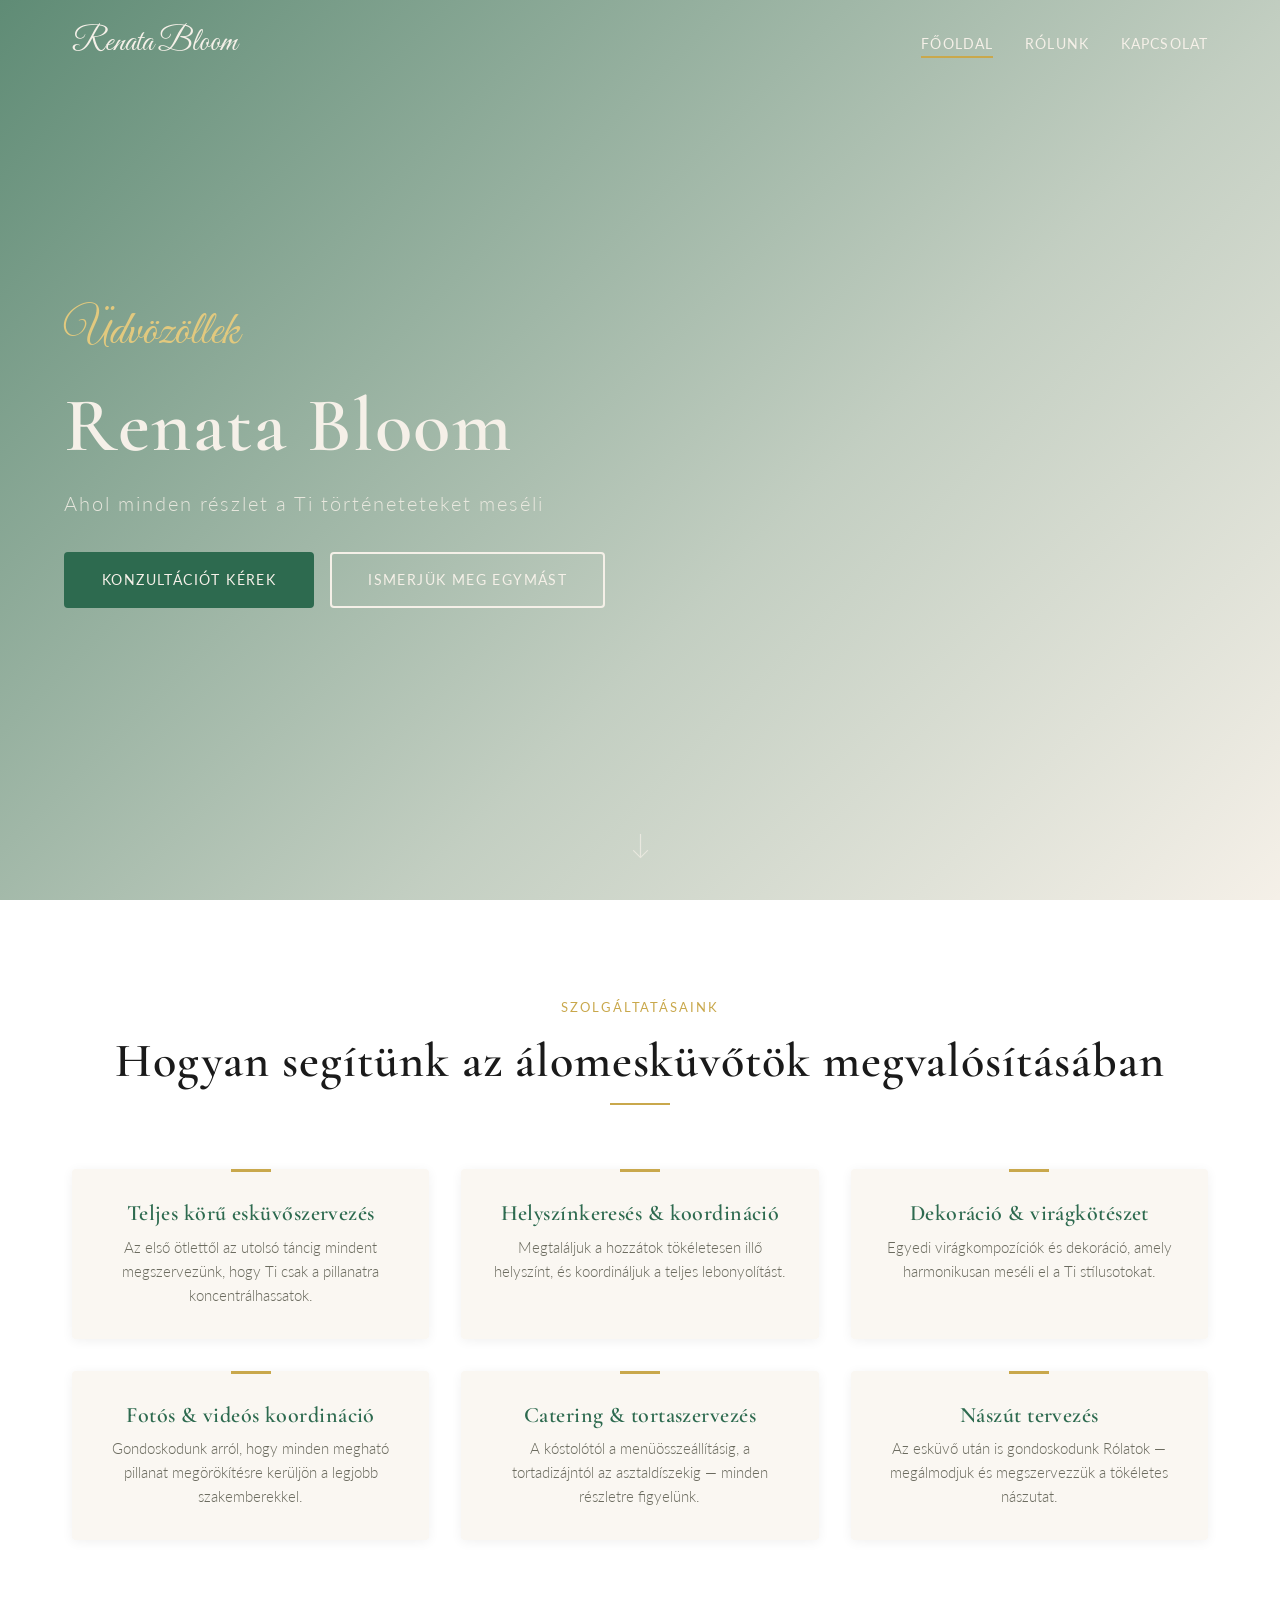
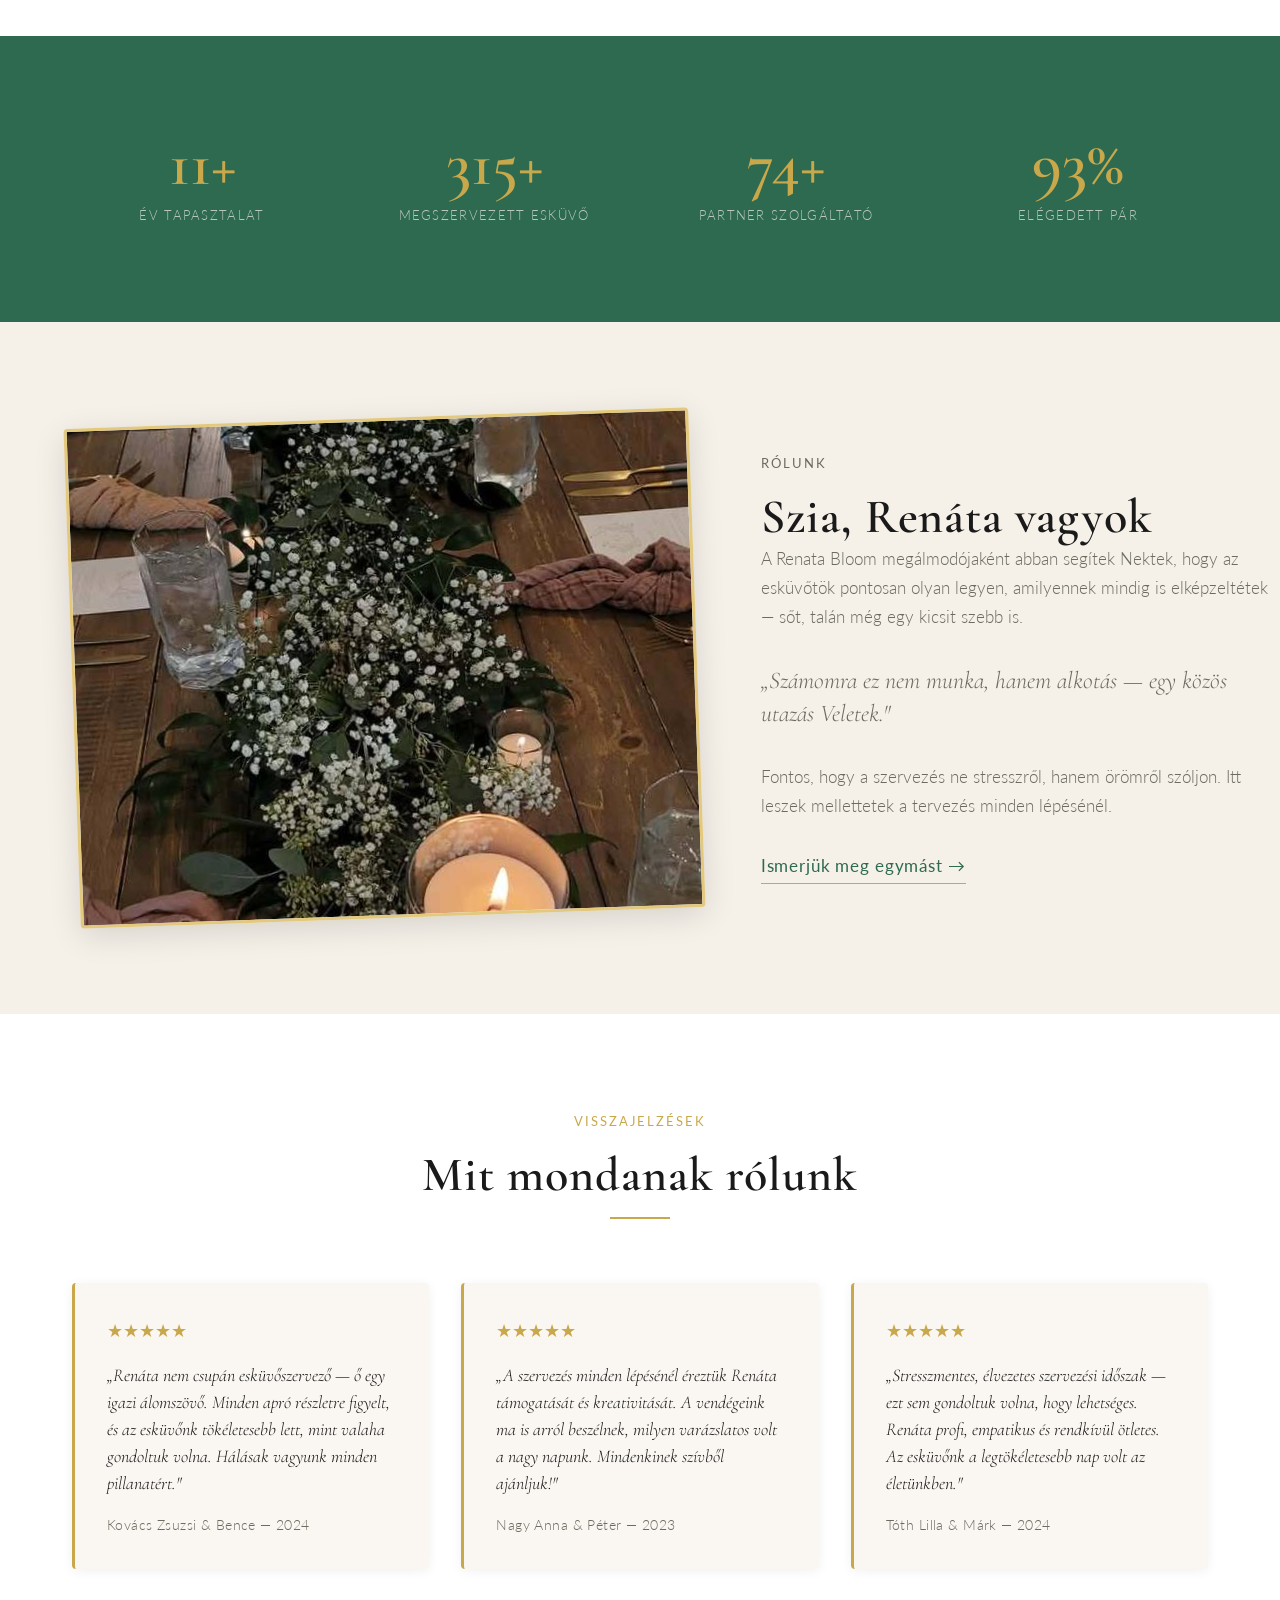
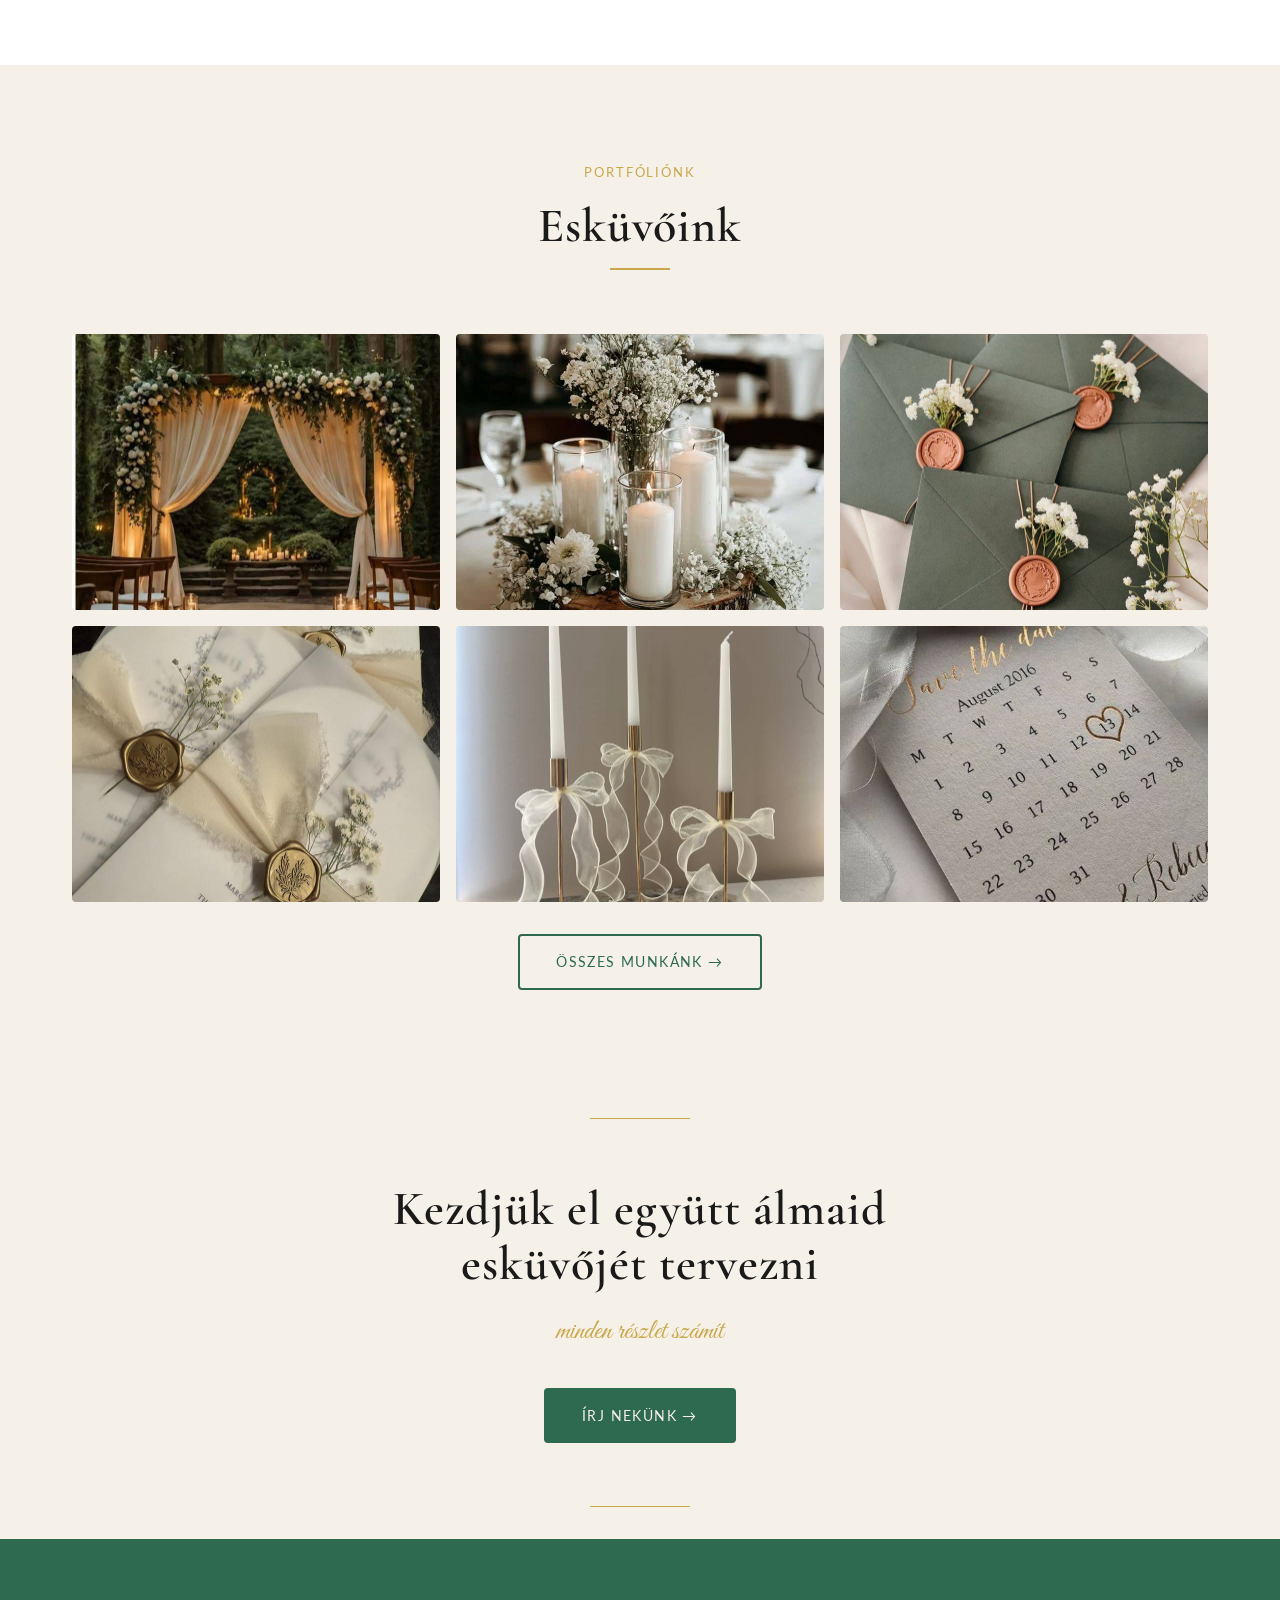
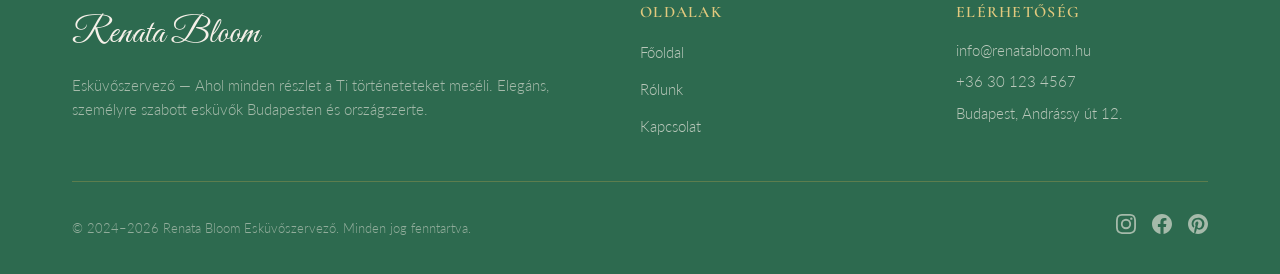
<file: index.html>
<!-- filename: index.html -->
<!DOCTYPE html>
<html lang="hu">
<head>
  <meta charset="UTF-8">
  <meta name="viewport" content="width=device-width, initial-scale=1.0">
  <title>Renata Bloom — Esküvőszervező</title>
  <meta name="description" content="Renata Bloom esküvőszervező — elegáns, személyre szabott esküvők tervezése és szervezése Budapesten. Ahol minden részlet a Ti történeteteket meséli.">
  <meta name="keywords" content="esküvőszervező, Budapest, esküvő tervezés, wedding planner, Renata Bloom, luxus esküvő">
  <meta name="robots" content="index, follow">
  <meta property="og:title" content="Renata Bloom — Esküvőszervező">
  <meta property="og:description" content="Elegáns, személyre szabott esküvők tervezése és szervezése Budapesten.">
  <meta property="og:type" content="website">
  <link rel="canonical" href="">
  <!-- Favicon -->
  <link rel="icon" type="image/x-icon" href="favicon.ico">
  <link rel="icon" type="image/png" sizes="32x32" href="favicon-32x32.png">
  <link rel="apple-touch-icon" sizes="180x180" href="favicon-180x180.png">
  <link rel="icon" type="image/png" sizes="192x192" href="favicon-192x192.png">
  <!-- Fonts -->
  <link rel="preconnect" href="https://fonts.googleapis.com">
  <link rel="preconnect" href="https://fonts.gstatic.com" crossorigin>
  <link href="https://fonts.googleapis.com/css2?family=Cormorant+Garamond:ital,wght@0,300;0,400;0,600;0,700;1,300;1,400&family=Great+Vibes&family=Lato:wght@300;400&display=swap" rel="stylesheet">
  <!-- CSS -->
  <link rel="stylesheet" href="style.css">
  <!-- Google Analytics -->
  <script async src="https://www.googletagmanager.com/gtag/js?id=G-XXXXXXXXXX"></script>
  <script>
    window.dataLayer = window.dataLayer || [];
    function gtag(){dataLayer.push(arguments);}
    gtag('js', new Date());
    gtag('config', 'G-XXXXXXXXXX');
  </script>
</head>
<body>

  <!-- ═══ NAVIGATION ═══ -->
  <nav class="nav" role="navigation" aria-label="Fő navigáció">
    <div class="nav__inner">
      <a href="index.html" class="nav__logo">Renata Bloom</a>
      <ul class="nav__links">
        <li><a href="index.html" class="nav__link">Főoldal</a></li>
        <li><a href="about.html" class="nav__link">Rólunk</a></li>
        <li><a href="contact.html" class="nav__link">Kapcsolat</a></li>
      </ul>
      <button class="nav__hamburger" aria-label="Menü megnyitása" aria-expanded="false">
        <span></span><span></span><span></span>
      </button>
    </div>
    <div class="nav__overlay">
      <a href="index.html" class="nav__link">Főoldal</a>
      <a href="about.html" class="nav__link">Rólunk</a>
      <a href="contact.html" class="nav__link">Kapcsolat</a>
    </div>
  </nav>

  <!-- ═══ HERO ═══ -->
  <section class="hero" id="hero">
    <div class="hero__bg" style="background-image: url('https://images.unsplash.com/photo-1519741497674-611481863552?w=1920&q=85');" role="img" aria-label="Elegáns esküvői jelenet meleg fényekkel"></div>
    <div class="hero__overlay"></div>
    <div class="hero__content">
      <p class="hero__script">Üdvözöllek</p>
      <h1 class="hero__title">Renata Bloom</h1>
      <p class="hero__subtitle">Ahol minden részlet a Ti történeteteket meséli</p>
      <div class="hero__buttons">
        <a href="contact.html" class="btn btn--primary">Konzultációt kérek</a>
        <a href="about.html" class="btn btn--outline">Ismerjük meg egymást</a>
      </div>
    </div>
    <a href="#szolgaltatasok" class="hero__scroll" aria-label="Görgess lejjebb">&#8595;</a>
  </section>

  <!-- ═══ SERVICES ═══ -->
  <section class="section section--white" id="szolgaltatasok">
    <div class="container">
      <div class="section-header fade-up">
        <p class="section-label">Szolgáltatásaink</p>
        <h2>Hogyan segítünk az álomesküvőtök megvalósításában</h2>
      </div>
      <div class="services__grid">
        <div class="service-card fade-up">
          <h3>Teljes körű esküvőszervezés</h3>
          <p>Az első ötlettől az utolsó táncig mindent megszervezünk, hogy Ti csak a pillanatra koncentrálhassatok.</p>
        </div>
        <div class="service-card fade-up">
          <h3>Helyszínkeresés &amp; koordináció</h3>
          <p>Megtaláljuk a hozzátok tökéletesen illő helyszínt, és koordináljuk a teljes lebonyolítást.</p>
        </div>
        <div class="service-card fade-up">
          <h3>Dekoráció &amp; virágkötészet</h3>
          <p>Egyedi virágkompozíciók és dekoráció, amely harmonikusan meséli el a Ti stílusotokat.</p>
        </div>
        <div class="service-card fade-up">
          <h3>Fotós &amp; videós koordináció</h3>
          <p>Gondoskodunk arról, hogy minden megható pillanat megörökítésre kerüljön a legjobb szakemberekkel.</p>
        </div>
        <div class="service-card fade-up">
          <h3>Catering &amp; tortaszervezés</h3>
          <p>A kóstolótól a menüösszeállításig, a tortadizájntól az asztaldíszekig — minden részletre figyelünk.</p>
        </div>
        <div class="service-card fade-up">
          <h3>Nászút tervezés</h3>
          <p>Az esküvő után is gondoskodunk Rólatok — megálmodjuk és megszervezzük a tökéletes nászutat.</p>
        </div>
      </div>
    </div>
  </section>

  <!-- ═══ STATS ═══ -->
  <section class="section section--dark">
    <div class="container">
      <div class="stats fade-up">
        <div class="stat">
          <div class="stat__number" data-count="12" data-suffix="+">0</div>
          <div class="stat__label">Év tapasztalat</div>
        </div>
        <div class="stat">
          <div class="stat__number" data-count="340" data-suffix="+">0</div>
          <div class="stat__label">Megszervezett esküvő</div>
        </div>
        <div class="stat">
          <div class="stat__number" data-count="80" data-suffix="+">0</div>
          <div class="stat__label">Partner szolgáltató</div>
        </div>
        <div class="stat">
          <div class="stat__number" data-count="100" data-suffix="%">0</div>
          <div class="stat__label">Elégedett pár</div>
        </div>
      </div>
    </div>
  </section>

  <!-- ═══ ABOUT PREVIEW ═══ -->
  <section class="section section--ivory">
    <div class="container">
      <div class="about-preview fade-up">
        <div class="about-preview__img-wrapper">
          <img src="images/photo_2026-04-09 21.11.58.jpeg" alt="Elegáns esküvői asztaldekoráció zöld növényekkel, gyertyákkal és babylehellet virágokkal" class="about-preview__img">
        </div>
        <div class="about-preview__text">
          <p class="section-label">Rólunk</p>
          <h2>Szia, Renáta vagyok</h2>
          <p>A Renata Bloom megálmodójaként abban segítek Nektek, hogy az esküvőtök pontosan olyan legyen, amilyennek mindig is elképzeltétek — sőt, talán még egy kicsit szebb is.</p>
          <p class="about-preview__quote">„Számomra ez nem munka, hanem alkotás — egy közös utazás Veletek."</p>
          <p>Fontos, hogy a szervezés ne stresszről, hanem örömről szóljon. Itt leszek mellettetek a tervezés minden lépésénél.</p>
          <a href="about.html" class="about-preview__link">Ismerjük meg egymást &rarr;</a>
        </div>
      </div>
    </div>
  </section>

  <!-- ═══ TESTIMONIALS ═══ -->
  <section class="section section--white">
    <div class="container">
      <div class="section-header fade-up">
        <p class="section-label">Visszajelzések</p>
        <h2>Mit mondanak rólunk</h2>
      </div>
      <div class="testimonials__grid">
        <div class="testimonial-card fade-up">
          <div class="testimonial-card__stars">&#9733;&#9733;&#9733;&#9733;&#9733;</div>
          <p class="testimonial-card__quote">„Renáta nem csupán esküvőszervező — ő egy igazi álomszövő. Minden apró részletre figyelt, és az esküvőnk tökéletesebb lett, mint valaha gondoltuk volna. Hálásak vagyunk minden pillanatért."</p>
          <p class="testimonial-card__author">Kovács Zsuzsi &amp; Bence — 2024</p>
        </div>
        <div class="testimonial-card fade-up">
          <div class="testimonial-card__stars">&#9733;&#9733;&#9733;&#9733;&#9733;</div>
          <p class="testimonial-card__quote">„A szervezés minden lépésénél éreztük Renáta támogatását és kreativitását. A vendégeink ma is arról beszélnek, milyen varázslatos volt a nagy napunk. Mindenkinek szívből ajánljuk!"</p>
          <p class="testimonial-card__author">Nagy Anna &amp; Péter — 2023</p>
        </div>
        <div class="testimonial-card fade-up">
          <div class="testimonial-card__stars">&#9733;&#9733;&#9733;&#9733;&#9733;</div>
          <p class="testimonial-card__quote">„Stresszmentes, élvezetes szervezési időszak — ezt sem gondoltuk volna, hogy lehetséges. Renáta profi, empatikus és rendkívül ötletes. Az esküvőnk a legtökéletesebb nap volt az életünkben."</p>
          <p class="testimonial-card__author">Tóth Lilla &amp; Márk — 2024</p>
        </div>
      </div>
    </div>
  </section>

  <!-- ═══ GALLERY TEASER ═══ -->
  <section class="section section--ivory">
    <div class="container">
      <div class="section-header fade-up">
        <p class="section-label">Portfóliónk</p>
        <h2>Esküvőink</h2>
      </div>
      <div class="gallery__grid fade-up">
        <div class="gallery__item">
          <img src="images/photo_2026-04-09 21.11.59.jpeg" alt="Meseszép erdei esküvői ceremónia fátyollal, virágokkal és meleg gyertyafénnyel" loading="lazy">
        </div>
        <div class="gallery__item">
          <img src="images/photo_2026-04-09 21.11.56.jpeg" alt="Elegáns fehér esküvői asztaldísz gyertyákkal és fehér virágokkal fakorongon" loading="lazy">
        </div>
        <div class="gallery__item">
          <img src="images/photo_2026-04-09 21.11.55.jpeg" alt="Zöld esküvői borítékok viaszpecséttel és rezgő virággal díszítve" loading="lazy">
        </div>
        <div class="gallery__item">
          <img src="images/photo_2026-04-09 21.11.53.jpeg" alt="Elegáns esküvői meghívók viaszpecséttel és selyemszalaggal" loading="lazy">
        </div>
        <div class="gallery__item">
          <img src="images/photo_2026-04-09 21.11.57.jpeg" alt="Arany gyertyatartók fehér organza szalaggal díszítve" loading="lazy">
        </div>
        <div class="gallery__item">
          <img src="images/photo_2026-04-09 21.11.54.jpeg" alt="Save the date esküvői meghívó kártya arany fólianyomással" loading="lazy">
        </div>
      </div>
      <div style="text-align: center; margin-top: var(--space-md);" class="fade-up">
        <a href="contact.html" class="btn btn--emerald-outline">Összes munkánk &rarr;</a>
      </div>
    </div>
  </section>

  <!-- ═══ CTA BANNER ═══ -->
  <section class="cta-banner">
    <div class="container fade-up">
      <h2>Kezdjük el együtt álmaid esküvőjét tervezni</h2>
      <p class="cta-banner__script">minden részlet számít</p>
      <a href="contact.html" class="btn btn--primary">Írj nekünk &rarr;</a>
    </div>
  </section>

  <!-- ═══ FOOTER ═══ -->
  <footer class="footer" role="contentinfo">
    <div class="container">
      <div class="footer__grid">
        <div>
          <div class="footer__logo">Renata Bloom</div>
          <p class="footer__tagline">Esküvőszervező — Ahol minden részlet a Ti történeteteket meséli. Elegáns, személyre szabott esküvők Budapesten és országszerte.</p>
        </div>
        <div>
          <h4>Oldalak</h4>
          <ul class="footer__links">
            <li><a href="index.html">Főoldal</a></li>
            <li><a href="about.html">Rólunk</a></li>
            <li><a href="contact.html">Kapcsolat</a></li>
          </ul>
        </div>
        <div>
          <h4>Elérhetőség</h4>
          <div class="footer__contact-info">
            <p>info@renatabloom.hu</p>
            <p>+36 30 123 4567</p>
            <p>Budapest, Andrássy út 12.</p>
          </div>
        </div>
      </div>
      <hr class="footer__divider">
      <div class="footer__bottom">
        <p class="footer__copyright">&copy; 2024–2026 Renata Bloom Esküvőszervező. Minden jog fenntartva.</p>
        <div class="footer__social">
          <a href="#" aria-label="Instagram">
            <svg viewBox="0 0 24 24"><path d="M12 2.163c3.204 0 3.584.012 4.85.07 3.252.148 4.771 1.691 4.919 4.919.058 1.265.069 1.645.069 4.849 0 3.205-.012 3.584-.069 4.849-.149 3.225-1.664 4.771-4.919 4.919-1.266.058-1.644.07-4.85.07-3.204 0-3.584-.012-4.849-.07-3.26-.149-4.771-1.699-4.919-4.92-.058-1.265-.07-1.644-.07-4.849 0-3.204.013-3.583.07-4.849.149-3.227 1.664-4.771 4.919-4.919 1.266-.057 1.645-.069 4.849-.069zM12 0C8.741 0 8.333.014 7.053.072 2.695.272.273 2.69.073 7.052.014 8.333 0 8.741 0 12c0 3.259.014 3.668.072 4.948.2 4.358 2.618 6.78 6.98 6.98C8.333 23.986 8.741 24 12 24c3.259 0 3.668-.014 4.948-.072 4.354-.2 6.782-2.618 6.979-6.98.059-1.28.073-1.689.073-4.948 0-3.259-.014-3.667-.072-4.947-.196-4.354-2.617-6.78-6.979-6.98C15.668.014 15.259 0 12 0zm0 5.838a6.162 6.162 0 100 12.324 6.162 6.162 0 000-12.324zM12 16a4 4 0 110-8 4 4 0 010 8zm6.406-11.845a1.44 1.44 0 100 2.881 1.44 1.44 0 000-2.881z"/></svg>
          </a>
          <a href="#" aria-label="Facebook">
            <svg viewBox="0 0 24 24"><path d="M24 12.073c0-6.627-5.373-12-12-12s-12 5.373-12 12c0 5.99 4.388 10.954 10.125 11.854v-8.385H7.078v-3.47h3.047V9.43c0-3.007 1.792-4.669 4.533-4.669 1.312 0 2.686.235 2.686.235v2.953H15.83c-1.491 0-1.956.925-1.956 1.874v2.25h3.328l-.532 3.47h-2.796v8.385C19.612 23.027 24 18.062 24 12.073z"/></svg>
          </a>
          <a href="#" aria-label="Pinterest">
            <svg viewBox="0 0 24 24"><path d="M12.017 0C5.396 0 .029 5.367.029 11.987c0 5.079 3.158 9.417 7.618 11.162-.105-.949-.199-2.403.041-3.439.219-.937 1.406-5.957 1.406-5.957s-.359-.72-.359-1.781c0-1.668.967-2.914 2.171-2.914 1.023 0 1.518.769 1.518 1.69 0 1.029-.655 2.568-.994 3.995-.283 1.194.599 2.169 1.777 2.169 2.133 0 3.772-2.249 3.772-5.495 0-2.873-2.064-4.882-5.012-4.882-3.414 0-5.418 2.561-5.418 5.207 0 1.031.397 2.138.893 2.738a.36.36 0 01.083.345l-.333 1.36c-.053.22-.174.267-.402.161-1.499-.698-2.436-2.889-2.436-4.649 0-3.785 2.75-7.262 7.929-7.262 4.163 0 7.398 2.967 7.398 6.931 0 4.136-2.607 7.464-6.227 7.464-1.216 0-2.359-.631-2.75-1.378l-.748 2.853c-.271 1.043-1.002 2.35-1.492 3.146C9.57 23.812 10.763 24 12.017 24c6.624 0 11.99-5.367 11.99-11.988C24.007 5.367 18.641 0 12.017 0z"/></svg>
          </a>
        </div>
      </div>
    </div>
  </footer>

  <script src="main.js"></script>
</body>
</html>
</file>
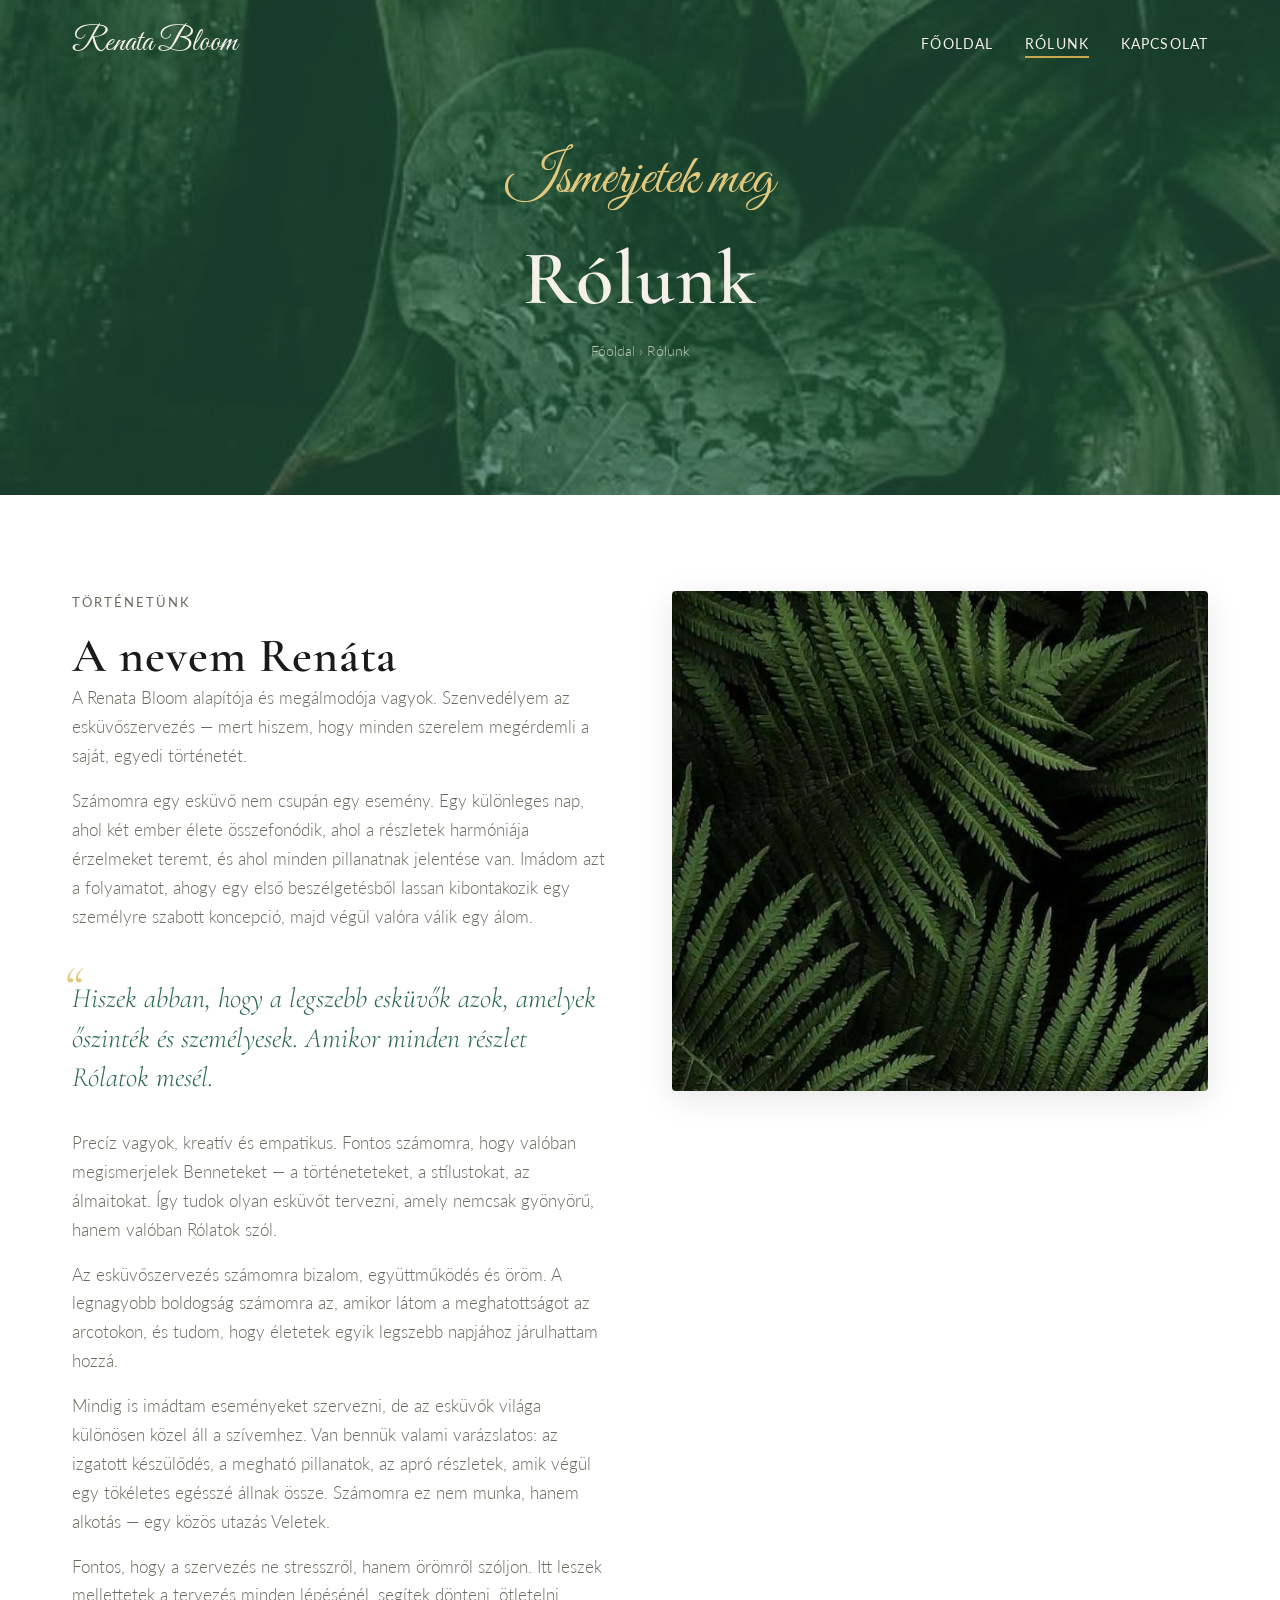
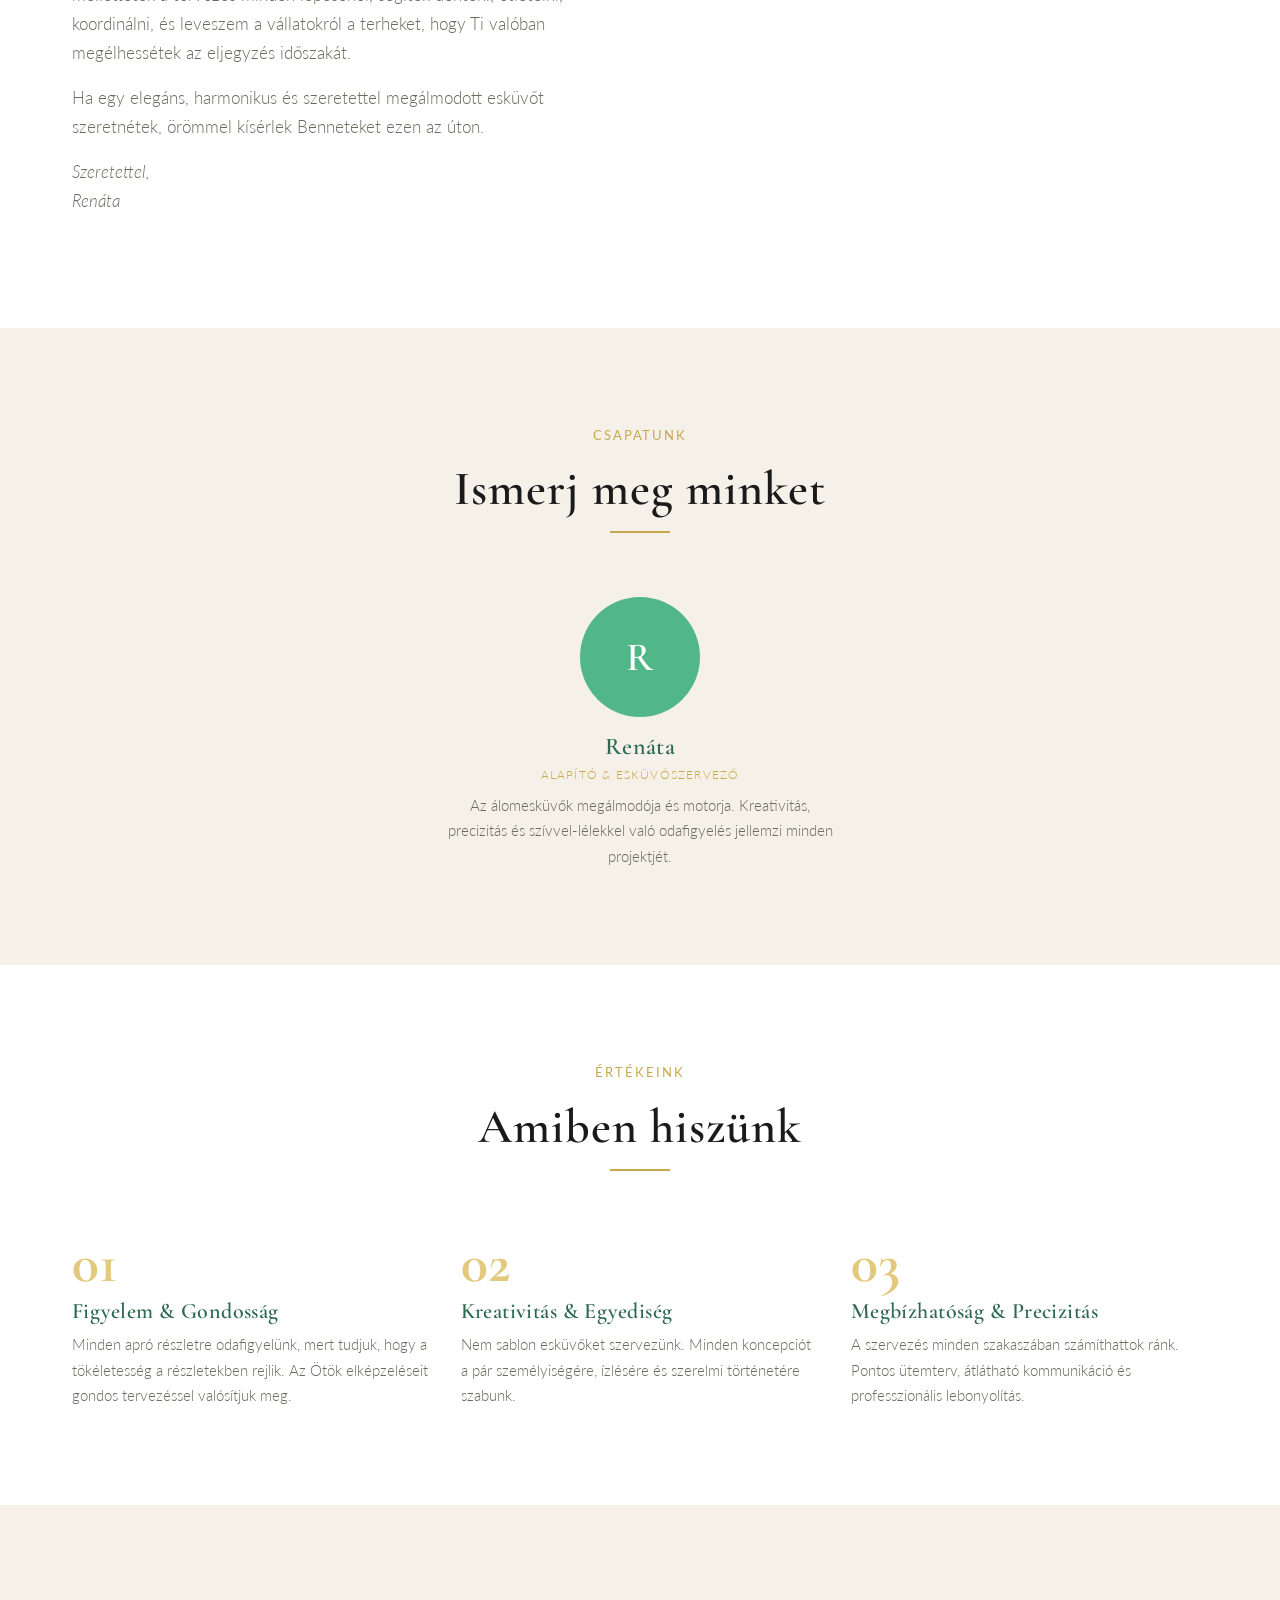
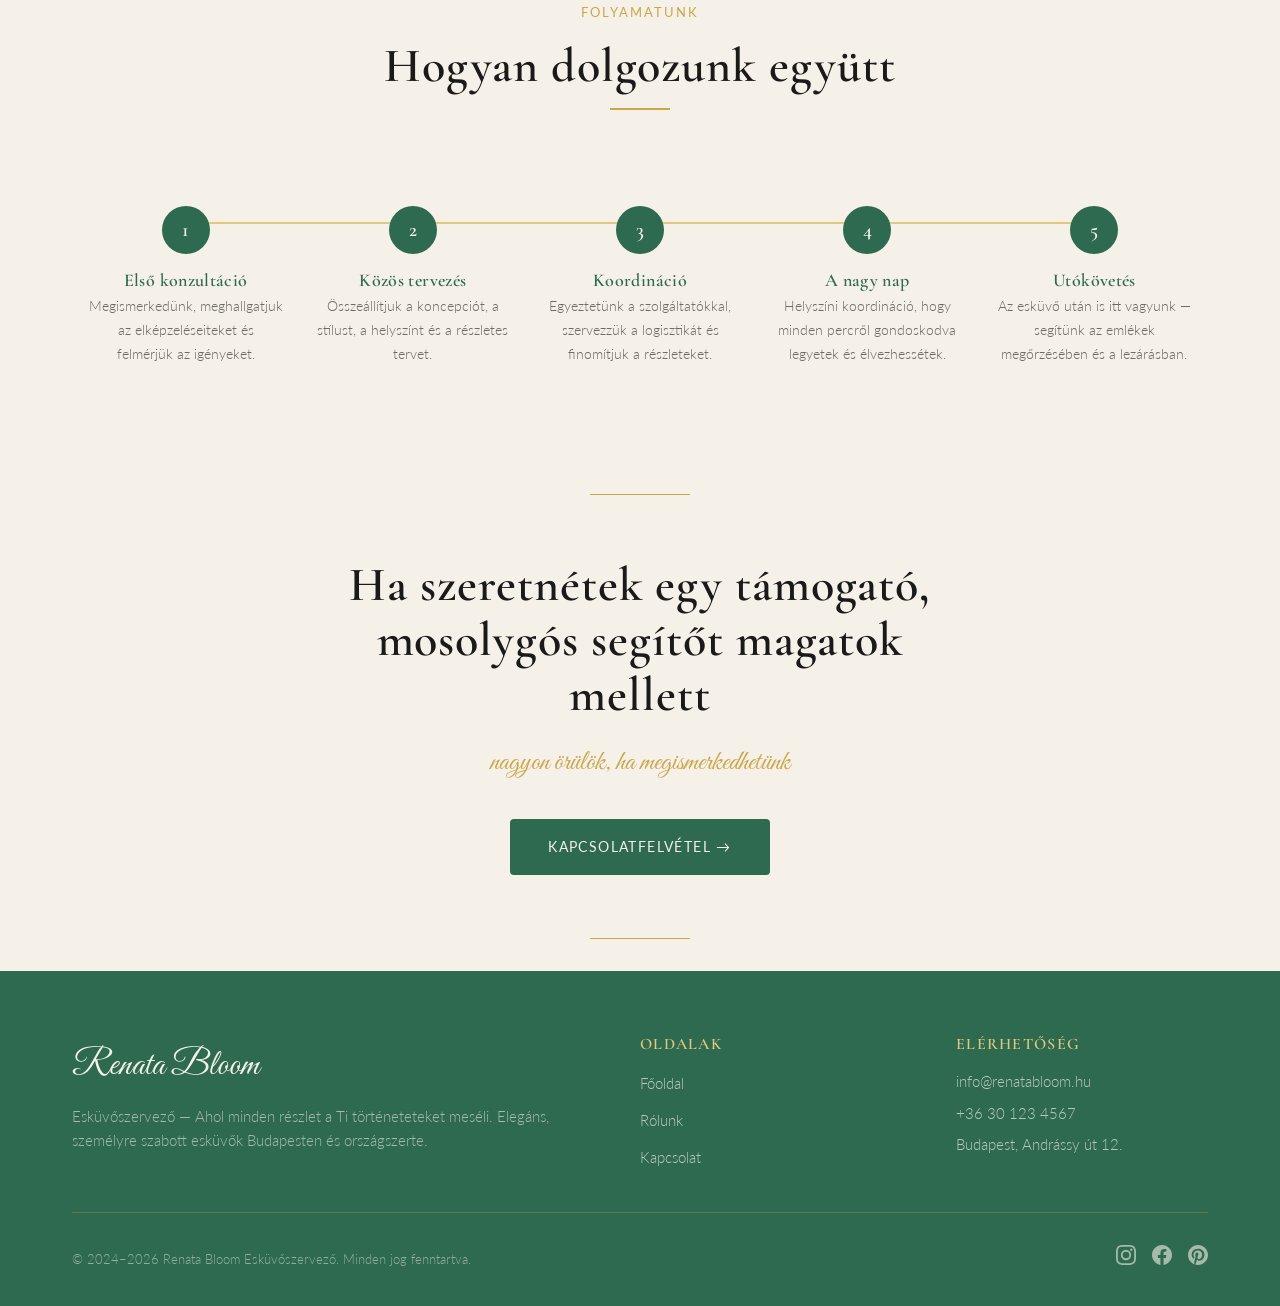
<file: about.html>
<!-- filename: about.html -->
<!DOCTYPE html>
<html lang="hu">
<head>
  <meta charset="UTF-8">
  <meta name="viewport" content="width=device-width, initial-scale=1.0">
  <title>Rólunk — Renata Bloom Esküvőszervező</title>
  <meta name="description" content="Ismerd meg Renátát, a Renata Bloom esküvőszervező alapítóját. Szenvedélyünk az egyedi, személyre szabott esküvők megálmodása és megvalósítása.">
  <meta name="keywords" content="esküvőszervező bemutatkozás, Renata Bloom, esküvő tervezés Budapest, wedding planner rólunk">
  <meta name="robots" content="index, follow">
  <meta property="og:title" content="Rólunk — Renata Bloom Esküvőszervező">
  <meta property="og:description" content="Ismerd meg Renátát, a Renata Bloom esküvőszervező alapítóját.">
  <meta property="og:type" content="website">
  <!-- Favicon -->
  <link rel="icon" type="image/x-icon" href="favicon.ico">
  <link rel="icon" type="image/png" sizes="32x32" href="favicon-32x32.png">
  <link rel="apple-touch-icon" sizes="180x180" href="favicon-180x180.png">
  <link rel="icon" type="image/png" sizes="192x192" href="favicon-192x192.png">
  <!-- Fonts -->
  <link rel="preconnect" href="https://fonts.googleapis.com">
  <link rel="preconnect" href="https://fonts.gstatic.com" crossorigin>
  <link href="https://fonts.googleapis.com/css2?family=Cormorant+Garamond:ital,wght@0,300;0,400;0,600;0,700;1,300;1,400&family=Great+Vibes&family=Lato:wght@300;400&display=swap" rel="stylesheet">
  <!-- CSS -->
  <link rel="stylesheet" href="style.css">
  <!-- Google Analytics -->
  <script async src="https://www.googletagmanager.com/gtag/js?id=G-XXXXXXXXXX"></script>
  <script>
    window.dataLayer = window.dataLayer || [];
    function gtag(){dataLayer.push(arguments);}
    gtag('js', new Date());
    gtag('config', 'G-XXXXXXXXXX');
  </script>
</head>
<body>

  <!-- ═══ NAVIGATION ═══ -->
  <nav class="nav" role="navigation" aria-label="Fő navigáció">
    <div class="nav__inner">
      <a href="index.html" class="nav__logo">Renata Bloom</a>
      <ul class="nav__links">
        <li><a href="index.html" class="nav__link">Főoldal</a></li>
        <li><a href="about.html" class="nav__link">Rólunk</a></li>
        <li><a href="contact.html" class="nav__link">Kapcsolat</a></li>
      </ul>
      <button class="nav__hamburger" aria-label="Menü megnyitása" aria-expanded="false">
        <span></span><span></span><span></span>
      </button>
    </div>
    <div class="nav__overlay">
      <a href="index.html" class="nav__link">Főoldal</a>
      <a href="about.html" class="nav__link">Rólunk</a>
      <a href="contact.html" class="nav__link">Kapcsolat</a>
    </div>
  </nav>

  <!-- ═══ PAGE HERO ═══ -->
  <section class="page-hero">
    <div class="hero__bg" style="background-image: url('images/photo_2026-04-09 21.11.52.jpeg');" role="img" aria-label="Zöld trópusi levelek esőcseppekkel"></div>
    <div class="hero__overlay" style="background: rgba(45,106,79,0.55);"></div>
    <div class="page-hero__content">
      <p class="page-hero__script">Ismerjetek meg</p>
      <h1 class="page-hero__title">Rólunk</h1>
      <p class="page-hero__breadcrumb"><a href="index.html">Főoldal</a> &rsaquo; Rólunk</p>
    </div>
  </section>

  <!-- ═══ TÖRTÉNETÜNK ═══ -->
  <section class="section section--white">
    <div class="container">
      <div class="story fade-up">
        <div class="story__text">
          <p class="section-label">Történetünk</p>
          <h2>A nevem Renáta</h2>
          <p>A Renata Bloom alapítója és megálmodója vagyok. Szenvedélyem az esküvőszervezés — mert hiszem, hogy minden szerelem megérdemli a saját, egyedi történetét.</p>
          <p>Számomra egy esküvő nem csupán egy esemény. Egy különleges nap, ahol két ember élete összefonódik, ahol a részletek harmóniája érzelmeket teremt, és ahol minden pillanatnak jelentése van. Imádom azt a folyamatot, ahogy egy első beszélgetésből lassan kibontakozik egy személyre szabott koncepció, majd végül valóra válik egy álom.</p>
          <div class="story__quote">
            Hiszek abban, hogy a legszebb esküvők azok, amelyek őszinték és személyesek. Amikor minden részlet Rólatok mesél.
          </div>
          <p>Precíz vagyok, kreatív és empatikus. Fontos számomra, hogy valóban megismerjelek Benneteket — a történeteteket, a stílustokat, az álmaitokat. Így tudok olyan esküvőt tervezni, amely nemcsak gyönyörű, hanem valóban Rólatok szól.</p>
          <p>Az esküvőszervezés számomra bizalom, együttműködés és öröm. A legnagyobb boldogság számomra az, amikor látom a meghatottságot az arcotokon, és tudom, hogy életetek egyik legszebb napjához járulhattam hozzá.</p>
          <p>Mindig is imádtam eseményeket szervezni, de az esküvők világa különösen közel áll a szívemhez. Van bennük valami varázslatos: az izgatott készülődés, a megható pillanatok, az apró részletek, amik végül egy tökéletes egésszé állnak össze. Számomra ez nem munka, hanem alkotás — egy közös utazás Veletek.</p>
          <p>Fontos, hogy a szervezés ne stresszről, hanem örömről szóljon. Itt leszek mellettetek a tervezés minden lépésénél, segítek dönteni, ötletelni, koordinálni, és leveszem a vállatokról a terheket, hogy Ti valóban megélhessétek az eljegyzés időszakát.</p>
          <p>Ha egy elegáns, harmonikus és szeretettel megálmodott esküvőt szeretnétek, örömmel kísérlek Benneteket ezen az úton.</p>
          <p><em>Szeretettel,<br>Renáta</em></p>
        </div>
        <div>
          <img src="images/photo_2026-04-09 21.11.51.jpeg" alt="Sötétzöld páfrány levelek természetes környezetben — a Renata Bloom esküvőszervező természetközeli stílusát tükrözi" class="story__img">
        </div>
      </div>
    </div>
  </section>

  <!-- ═══ CSAPATUNK ═══ -->
  <section class="section section--ivory">
    <div class="container">
      <div class="section-header fade-up">
        <p class="section-label">Csapatunk</p>
        <h2>Ismerj meg minket</h2>
      </div>
      <div class="team__grid fade-up" style="grid-template-columns: 1fr; max-width: 400px; margin: 0 auto;">
        <div class="team-card">
          <div class="team-card__avatar">R</div>
          <h3>Renáta</h3>
          <p class="team-card__role">Alapító &amp; Esküvőszervező</p>
          <p>Az álomesküvők megálmodója és motorja. Kreativitás, precizitás és szívvel-lélekkel való odafigyelés jellemzi minden projektjét.</p>
        </div>
      </div>
    </div>
  </section>

  <!-- ═══ ÉRTÉKEINK ═══ -->
  <section class="section section--white">
    <div class="container">
      <div class="section-header fade-up">
        <p class="section-label">Értékeink</p>
        <h2>Amiben hiszünk</h2>
      </div>
      <div class="values__grid fade-up">
        <div class="value-card">
          <div class="value-card__number">01</div>
          <h3>Figyelem &amp; Gondosság</h3>
          <p>Minden apró részletre odafigyelünk, mert tudjuk, hogy a tökéletesség a részletekben rejlik. Az Ötök elképzeléseit gondos tervezéssel valósítjuk meg.</p>
        </div>
        <div class="value-card">
          <div class="value-card__number">02</div>
          <h3>Kreativitás &amp; Egyediség</h3>
          <p>Nem sablon esküvőket szervezünk. Minden koncepciót a pár személyiségére, ízlésére és szerelmi történetére szabunk.</p>
        </div>
        <div class="value-card">
          <div class="value-card__number">03</div>
          <h3>Megbízhatóság &amp; Precizitás</h3>
          <p>A szervezés minden szakaszában számíthattok ránk. Pontos ütemterv, átlátható kommunikáció és professzionális lebonyolítás.</p>
        </div>
      </div>
    </div>
  </section>

  <!-- ═══ FOLYAMATUNK ═══ -->
  <section class="section section--ivory">
    <div class="container">
      <div class="section-header fade-up">
        <p class="section-label">Folyamatunk</p>
        <h2>Hogyan dolgozunk együtt</h2>
      </div>
      <div class="timeline fade-up">
        <div class="timeline__step">
          <div class="timeline__circle">1</div>
          <h3>Első konzultáció</h3>
          <p>Megismerkedünk, meghallgatjuk az elképzeléseiteket és felmérjük az igényeket.</p>
        </div>
        <div class="timeline__step">
          <div class="timeline__circle">2</div>
          <h3>Közös tervezés</h3>
          <p>Összeállítjuk a koncepciót, a stílust, a helyszínt és a részletes tervet.</p>
        </div>
        <div class="timeline__step">
          <div class="timeline__circle">3</div>
          <h3>Koordináció</h3>
          <p>Egyeztetünk a szolgáltatókkal, szervezzük a logisztikát és finomítjuk a részleteket.</p>
        </div>
        <div class="timeline__step">
          <div class="timeline__circle">4</div>
          <h3>A nagy nap</h3>
          <p>Helyszíni koordináció, hogy minden percről gondoskodva legyetek és élvezhessétek.</p>
        </div>
        <div class="timeline__step">
          <div class="timeline__circle">5</div>
          <h3>Utókövetés</h3>
          <p>Az esküvő után is itt vagyunk — segítünk az emlékek megőrzésében és a lezárásban.</p>
        </div>
      </div>
    </div>
  </section>

  <!-- ═══ CTA BANNER ═══ -->
  <section class="cta-banner">
    <div class="container fade-up">
      <h2>Ha szeretnétek egy támogató, mosolygós segítőt magatok mellett</h2>
      <p class="cta-banner__script">nagyon örülök, ha megismerkedhetünk</p>
      <a href="contact.html" class="btn btn--primary">Kapcsolatfelvétel &rarr;</a>
    </div>
  </section>

  <!-- ═══ FOOTER ═══ -->
  <footer class="footer" role="contentinfo">
    <div class="container">
      <div class="footer__grid">
        <div>
          <div class="footer__logo">Renata Bloom</div>
          <p class="footer__tagline">Esküvőszervező — Ahol minden részlet a Ti történeteteket meséli. Elegáns, személyre szabott esküvők Budapesten és országszerte.</p>
        </div>
        <div>
          <h4>Oldalak</h4>
          <ul class="footer__links">
            <li><a href="index.html">Főoldal</a></li>
            <li><a href="about.html">Rólunk</a></li>
            <li><a href="contact.html">Kapcsolat</a></li>
          </ul>
        </div>
        <div>
          <h4>Elérhetőség</h4>
          <div class="footer__contact-info">
            <p>info@renatabloom.hu</p>
            <p>+36 30 123 4567</p>
            <p>Budapest, Andrássy út 12.</p>
          </div>
        </div>
      </div>
      <hr class="footer__divider">
      <div class="footer__bottom">
        <p class="footer__copyright">&copy; 2024–2026 Renata Bloom Esküvőszervező. Minden jog fenntartva.</p>
        <div class="footer__social">
          <a href="#" aria-label="Instagram">
            <svg viewBox="0 0 24 24"><path d="M12 2.163c3.204 0 3.584.012 4.85.07 3.252.148 4.771 1.691 4.919 4.919.058 1.265.069 1.645.069 4.849 0 3.205-.012 3.584-.069 4.849-.149 3.225-1.664 4.771-4.919 4.919-1.266.058-1.644.07-4.85.07-3.204 0-3.584-.012-4.849-.07-3.26-.149-4.771-1.699-4.919-4.92-.058-1.265-.07-1.644-.07-4.849 0-3.204.013-3.583.07-4.849.149-3.227 1.664-4.771 4.919-4.919 1.266-.057 1.645-.069 4.849-.069zM12 0C8.741 0 8.333.014 7.053.072 2.695.272.273 2.69.073 7.052.014 8.333 0 8.741 0 12c0 3.259.014 3.668.072 4.948.2 4.358 2.618 6.78 6.98 6.98C8.333 23.986 8.741 24 12 24c3.259 0 3.668-.014 4.948-.072 4.354-.2 6.782-2.618 6.979-6.98.059-1.28.073-1.689.073-4.948 0-3.259-.014-3.667-.072-4.947-.196-4.354-2.617-6.78-6.979-6.98C15.668.014 15.259 0 12 0zm0 5.838a6.162 6.162 0 100 12.324 6.162 6.162 0 000-12.324zM12 16a4 4 0 110-8 4 4 0 010 8zm6.406-11.845a1.44 1.44 0 100 2.881 1.44 1.44 0 000-2.881z"/></svg>
          </a>
          <a href="#" aria-label="Facebook">
            <svg viewBox="0 0 24 24"><path d="M24 12.073c0-6.627-5.373-12-12-12s-12 5.373-12 12c0 5.99 4.388 10.954 10.125 11.854v-8.385H7.078v-3.47h3.047V9.43c0-3.007 1.792-4.669 4.533-4.669 1.312 0 2.686.235 2.686.235v2.953H15.83c-1.491 0-1.956.925-1.956 1.874v2.25h3.328l-.532 3.47h-2.796v8.385C19.612 23.027 24 18.062 24 12.073z"/></svg>
          </a>
          <a href="#" aria-label="Pinterest">
            <svg viewBox="0 0 24 24"><path d="M12.017 0C5.396 0 .029 5.367.029 11.987c0 5.079 3.158 9.417 7.618 11.162-.105-.949-.199-2.403.041-3.439.219-.937 1.406-5.957 1.406-5.957s-.359-.72-.359-1.781c0-1.668.967-2.914 2.171-2.914 1.023 0 1.518.769 1.518 1.69 0 1.029-.655 2.568-.994 3.995-.283 1.194.599 2.169 1.777 2.169 2.133 0 3.772-2.249 3.772-5.495 0-2.873-2.064-4.882-5.012-4.882-3.414 0-5.418 2.561-5.418 5.207 0 1.031.397 2.138.893 2.738a.36.36 0 01.083.345l-.333 1.36c-.053.22-.174.267-.402.161-1.499-.698-2.436-2.889-2.436-4.649 0-3.785 2.75-7.262 7.929-7.262 4.163 0 7.398 2.967 7.398 6.931 0 4.136-2.607 7.464-6.227 7.464-1.216 0-2.359-.631-2.75-1.378l-.748 2.853c-.271 1.043-1.002 2.35-1.492 3.146C9.57 23.812 10.763 24 12.017 24c6.624 0 11.99-5.367 11.99-11.988C24.007 5.367 18.641 0 12.017 0z"/></svg>
          </a>
        </div>
      </div>
    </div>
  </footer>

  <script src="main.js"></script>
</body>
</html>
</file>
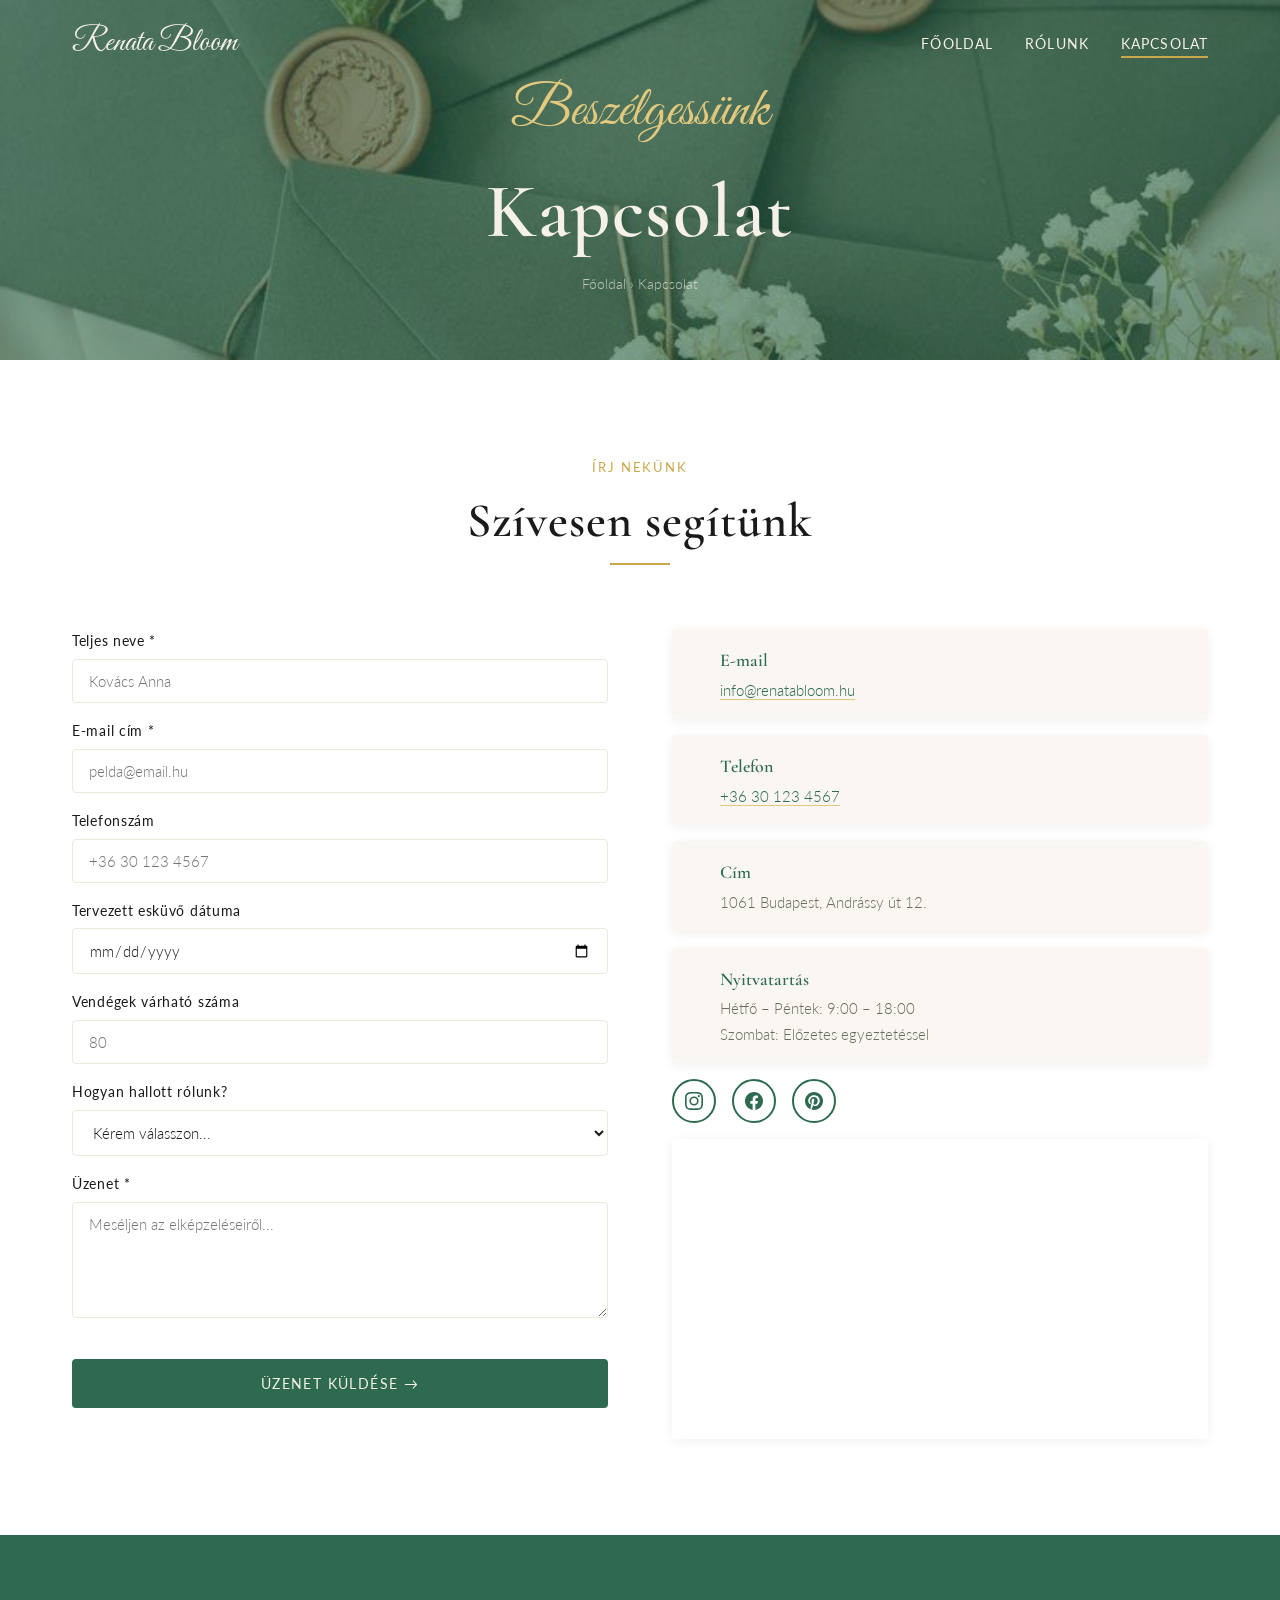
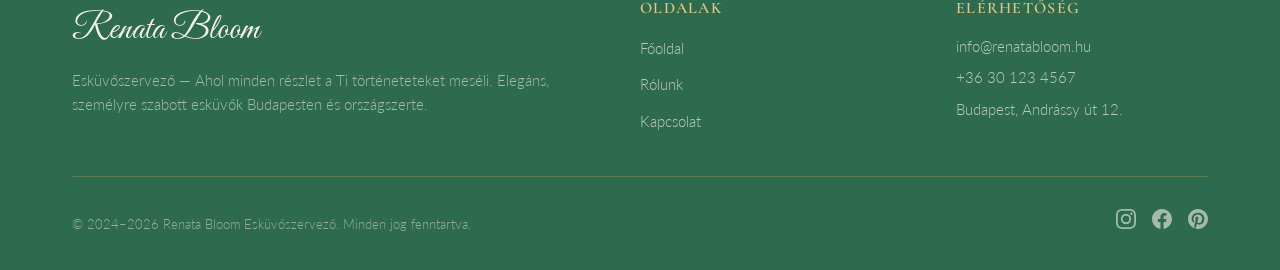
<file: contact.html>
<!-- filename: contact.html -->
<!DOCTYPE html>
<html lang="hu">
<head>
  <meta charset="UTF-8">
  <meta name="viewport" content="width=device-width, initial-scale=1.0">
  <title>Kapcsolat — Renata Bloom Esküvőszervező</title>
  <meta name="description" content="Vedd fel a kapcsolatot a Renata Bloom esküvőszervező csapatával! Kérj személyre szabott ajánlatot esküvőd megtervezéséhez Budapesten.">
  <meta name="keywords" content="esküvőszervező kapcsolat, Renata Bloom elérhetőség, esküvő ajánlatkérés, Budapest wedding planner">
  <meta name="robots" content="index, follow">
  <meta property="og:title" content="Kapcsolat — Renata Bloom Esküvőszervező">
  <meta property="og:description" content="Vedd fel a kapcsolatot a Renata Bloom esküvőszervező csapatával!">
  <meta property="og:type" content="website">
  <!-- Favicon -->
  <link rel="icon" type="image/x-icon" href="favicon.ico">
  <link rel="icon" type="image/png" sizes="32x32" href="favicon-32x32.png">
  <link rel="apple-touch-icon" sizes="180x180" href="favicon-180x180.png">
  <link rel="icon" type="image/png" sizes="192x192" href="favicon-192x192.png">
  <!-- Fonts -->
  <link rel="preconnect" href="https://fonts.googleapis.com">
  <link rel="preconnect" href="https://fonts.gstatic.com" crossorigin>
  <link href="https://fonts.googleapis.com/css2?family=Cormorant+Garamond:ital,wght@0,300;0,400;0,600;0,700;1,300;1,400&family=Great+Vibes&family=Lato:wght@300;400&display=swap" rel="stylesheet">
  <!-- CSS -->
  <link rel="stylesheet" href="style.css">
  <!-- Google Analytics -->
  <script async src="https://www.googletagmanager.com/gtag/js?id=G-XXXXXXXXXX"></script>
  <script>
    window.dataLayer = window.dataLayer || [];
    function gtag(){dataLayer.push(arguments);}
    gtag('js', new Date());
    gtag('config', 'G-XXXXXXXXXX');
  </script>
</head>
<body>

  <!-- ═══ NAVIGATION ═══ -->
  <nav class="nav" role="navigation" aria-label="Fő navigáció">
    <div class="nav__inner">
      <a href="index.html" class="nav__logo">Renata Bloom</a>
      <ul class="nav__links">
        <li><a href="index.html" class="nav__link">Főoldal</a></li>
        <li><a href="about.html" class="nav__link">Rólunk</a></li>
        <li><a href="contact.html" class="nav__link">Kapcsolat</a></li>
      </ul>
      <button class="nav__hamburger" aria-label="Menü megnyitása" aria-expanded="false">
        <span></span><span></span><span></span>
      </button>
    </div>
    <div class="nav__overlay">
      <a href="index.html" class="nav__link">Főoldal</a>
      <a href="about.html" class="nav__link">Rólunk</a>
      <a href="contact.html" class="nav__link">Kapcsolat</a>
    </div>
  </nav>

  <!-- ═══ PAGE HERO ═══ -->
  <section class="page-hero page-hero--short">
    <div class="hero__bg" style="background-image: url('images/photo_2026-04-09 21.11.55.jpeg');" role="img" aria-label="Elegáns zöld esküvői borítékok viaszpecséttel és apró fehér virágokkal"></div>
    <div class="hero__overlay" style="background: rgba(45,106,79,0.6);"></div>
    <div class="page-hero__content">
      <p class="page-hero__script">Beszélgessünk</p>
      <h1 class="page-hero__title">Kapcsolat</h1>
      <p class="page-hero__breadcrumb"><a href="index.html">Főoldal</a> &rsaquo; Kapcsolat</p>
    </div>
  </section>

  <!-- ═══ CONTACT SECTION ═══ -->
  <section class="section section--white">
    <div class="container">
      <div class="section-header fade-up">
        <p class="section-label">Írj nekünk</p>
        <h2>Szívesen segítünk</h2>
      </div>
      <div class="contact-grid fade-up">

        <!-- LEFT: Form -->
        <div>
          <form id="contactForm" novalidate>
            <div class="form-group">
              <label for="name">Teljes neve *</label>
              <input type="text" id="name" name="name" required placeholder="Kovács Anna">
            </div>
            <div class="form-group">
              <label for="email">E-mail cím *</label>
              <input type="email" id="email" name="email" required placeholder="pelda@email.hu">
            </div>
            <div class="form-group">
              <label for="phone">Telefonszám</label>
              <input type="tel" id="phone" name="phone" placeholder="+36 30 123 4567">
            </div>
            <div class="form-group">
              <label for="date">Tervezett esküvő dátuma</label>
              <input type="date" id="date" name="date">
            </div>
            <div class="form-group">
              <label for="guests">Vendégek várható száma</label>
              <input type="number" id="guests" name="guests" min="2" max="1000" placeholder="80">
            </div>
            <div class="form-group">
              <label for="source">Hogyan hallott rólunk?</label>
              <select id="source" name="source">
                <option value="" disabled selected>Kérem válasszon...</option>
                <option value="instagram">Instagram</option>
                <option value="google">Google</option>
                <option value="referral">Ismerős ajánlása</option>
                <option value="other">Más</option>
              </select>
            </div>
            <div class="form-group">
              <label for="message">Üzenet *</label>
              <textarea id="message" name="message" rows="5" required placeholder="Meséljen az elképzeléseiről..."></textarea>
            </div>
            <button type="submit" class="btn btn--primary form__submit">Üzenet küldése &rarr;</button>
          </form>

          <!-- Success state -->
          <div id="formSuccess" class="form-success" style="display: none;">
            <div class="form-success__icon"></div>
            <h3>Köszönjük megkeresését!</h3>
            <p>Munkatársunk 24 órán belül felveszi Önnel a kapcsolatot. Addig is böngéssze inspirációs oldalainkat!</p>
            <a href="index.html" class="btn btn--emerald-outline" style="margin-top: var(--space-md);">Vissza a főoldalra</a>
          </div>
        </div>

        <!-- RIGHT: Info -->
        <div>
          <div class="contact-info">
            <div class="info-card">
              <div class="info-card__icon"></div>
              <div>
                <div class="info-card__title">E-mail</div>
                <div class="info-card__text"><a href="mailto:info@renatabloom.hu">info@renatabloom.hu</a></div>
              </div>
            </div>
            <div class="info-card">
              <div class="info-card__icon"></div>
              <div>
                <div class="info-card__title">Telefon</div>
                <div class="info-card__text"><a href="tel:+36301234567">+36 30 123 4567</a></div>
              </div>
            </div>
            <div class="info-card">
              <div class="info-card__icon"></div>
              <div>
                <div class="info-card__title">Cím</div>
                <div class="info-card__text">1061 Budapest, Andrássy út 12.</div>
              </div>
            </div>
            <div class="info-card">
              <div class="info-card__icon"></div>
              <div>
                <div class="info-card__title">Nyitvatartás</div>
                <div class="info-card__text">Hétfő – Péntek: 9:00 – 18:00<br>Szombat: Előzetes egyeztetéssel</div>
              </div>
            </div>
          </div>

          <!-- Social -->
          <div class="social-links">
            <a href="#" class="social-link" aria-label="Instagram">
              <svg viewBox="0 0 24 24"><path d="M12 2.163c3.204 0 3.584.012 4.85.07 3.252.148 4.771 1.691 4.919 4.919.058 1.265.069 1.645.069 4.849 0 3.205-.012 3.584-.069 4.849-.149 3.225-1.664 4.771-4.919 4.919-1.266.058-1.644.07-4.85.07-3.204 0-3.584-.012-4.849-.07-3.26-.149-4.771-1.699-4.919-4.92-.058-1.265-.07-1.644-.07-4.849 0-3.204.013-3.583.07-4.849.149-3.227 1.664-4.771 4.919-4.919 1.266-.057 1.645-.069 4.849-.069zM12 0C8.741 0 8.333.014 7.053.072 2.695.272.273 2.69.073 7.052.014 8.333 0 8.741 0 12c0 3.259.014 3.668.072 4.948.2 4.358 2.618 6.78 6.98 6.98C8.333 23.986 8.741 24 12 24c3.259 0 3.668-.014 4.948-.072 4.354-.2 6.782-2.618 6.979-6.98.059-1.28.073-1.689.073-4.948 0-3.259-.014-3.667-.072-4.947-.196-4.354-2.617-6.78-6.979-6.98C15.668.014 15.259 0 12 0zm0 5.838a6.162 6.162 0 100 12.324 6.162 6.162 0 000-12.324zM12 16a4 4 0 110-8 4 4 0 010 8zm6.406-11.845a1.44 1.44 0 100 2.881 1.44 1.44 0 000-2.881z"/></svg>
            </a>
            <a href="#" class="social-link" aria-label="Facebook">
              <svg viewBox="0 0 24 24"><path d="M24 12.073c0-6.627-5.373-12-12-12s-12 5.373-12 12c0 5.99 4.388 10.954 10.125 11.854v-8.385H7.078v-3.47h3.047V9.43c0-3.007 1.792-4.669 4.533-4.669 1.312 0 2.686.235 2.686.235v2.953H15.83c-1.491 0-1.956.925-1.956 1.874v2.25h3.328l-.532 3.47h-2.796v8.385C19.612 23.027 24 18.062 24 12.073z"/></svg>
            </a>
            <a href="#" class="social-link" aria-label="Pinterest">
              <svg viewBox="0 0 24 24"><path d="M12.017 0C5.396 0 .029 5.367.029 11.987c0 5.079 3.158 9.417 7.618 11.162-.105-.949-.199-2.403.041-3.439.219-.937 1.406-5.957 1.406-5.957s-.359-.72-.359-1.781c0-1.668.967-2.914 2.171-2.914 1.023 0 1.518.769 1.518 1.69 0 1.029-.655 2.568-.994 3.995-.283 1.194.599 2.169 1.777 2.169 2.133 0 3.772-2.249 3.772-5.495 0-2.873-2.064-4.882-5.012-4.882-3.414 0-5.418 2.561-5.418 5.207 0 1.031.397 2.138.893 2.738a.36.36 0 01.083.345l-.333 1.36c-.053.22-.174.267-.402.161-1.499-.698-2.436-2.889-2.436-4.649 0-3.785 2.75-7.262 7.929-7.262 4.163 0 7.398 2.967 7.398 6.931 0 4.136-2.607 7.464-6.227 7.464-1.216 0-2.359-.631-2.75-1.378l-.748 2.853c-.271 1.043-1.002 2.35-1.492 3.146C9.57 23.812 10.763 24 12.017 24c6.624 0 11.99-5.367 11.99-11.988C24.007 5.367 18.641 0 12.017 0z"/></svg>
            </a>
          </div>

          <!-- Map -->
          <div class="contact-map">
            <iframe
              src="https://www.google.com/maps/embed?pb=!1m18!1m12!1m3!1d43219.97!2d19.0402!3d47.4979!2m3!1f0!2f0!3f0!3m2!1i1024!2i768!4f13.1!3m3!1m2!1s0x4741c334d1d4cfc9%3A0x400c4290c1e1160!2sBudapest!5e0!3m2!1sen!2shu!4v1"
              width="100%" height="300" style="border:0;" allowfullscreen loading="lazy"
              title="Renata Bloom iroda helyszíne Budapest térképen">
            </iframe>
          </div>
        </div>

      </div>
    </div>
  </section>

  <!-- ═══ FOOTER ═══ -->
  <footer class="footer" role="contentinfo">
    <div class="container">
      <div class="footer__grid">
        <div>
          <div class="footer__logo">Renata Bloom</div>
          <p class="footer__tagline">Esküvőszervező — Ahol minden részlet a Ti történeteteket meséli. Elegáns, személyre szabott esküvők Budapesten és országszerte.</p>
        </div>
        <div>
          <h4>Oldalak</h4>
          <ul class="footer__links">
            <li><a href="index.html">Főoldal</a></li>
            <li><a href="about.html">Rólunk</a></li>
            <li><a href="contact.html">Kapcsolat</a></li>
          </ul>
        </div>
        <div>
          <h4>Elérhetőség</h4>
          <div class="footer__contact-info">
            <p>info@renatabloom.hu</p>
            <p>+36 30 123 4567</p>
            <p>Budapest, Andrássy út 12.</p>
          </div>
        </div>
      </div>
      <hr class="footer__divider">
      <div class="footer__bottom">
        <p class="footer__copyright">&copy; 2024–2026 Renata Bloom Esküvőszervező. Minden jog fenntartva.</p>
        <div class="footer__social">
          <a href="#" aria-label="Instagram">
            <svg viewBox="0 0 24 24"><path d="M12 2.163c3.204 0 3.584.012 4.85.07 3.252.148 4.771 1.691 4.919 4.919.058 1.265.069 1.645.069 4.849 0 3.205-.012 3.584-.069 4.849-.149 3.225-1.664 4.771-4.919 4.919-1.266.058-1.644.07-4.85.07-3.204 0-3.584-.012-4.849-.07-3.26-.149-4.771-1.699-4.919-4.92-.058-1.265-.07-1.644-.07-4.849 0-3.204.013-3.583.07-4.849.149-3.227 1.664-4.771 4.919-4.919 1.266-.057 1.645-.069 4.849-.069zM12 0C8.741 0 8.333.014 7.053.072 2.695.272.273 2.69.073 7.052.014 8.333 0 8.741 0 12c0 3.259.014 3.668.072 4.948.2 4.358 2.618 6.78 6.98 6.98C8.333 23.986 8.741 24 12 24c3.259 0 3.668-.014 4.948-.072 4.354-.2 6.782-2.618 6.979-6.98.059-1.28.073-1.689.073-4.948 0-3.259-.014-3.667-.072-4.947-.196-4.354-2.617-6.78-6.979-6.98C15.668.014 15.259 0 12 0zm0 5.838a6.162 6.162 0 100 12.324 6.162 6.162 0 000-12.324zM12 16a4 4 0 110-8 4 4 0 010 8zm6.406-11.845a1.44 1.44 0 100 2.881 1.44 1.44 0 000-2.881z"/></svg>
          </a>
          <a href="#" aria-label="Facebook">
            <svg viewBox="0 0 24 24"><path d="M24 12.073c0-6.627-5.373-12-12-12s-12 5.373-12 12c0 5.99 4.388 10.954 10.125 11.854v-8.385H7.078v-3.47h3.047V9.43c0-3.007 1.792-4.669 4.533-4.669 1.312 0 2.686.235 2.686.235v2.953H15.83c-1.491 0-1.956.925-1.956 1.874v2.25h3.328l-.532 3.47h-2.796v8.385C19.612 23.027 24 18.062 24 12.073z"/></svg>
          </a>
          <a href="#" aria-label="Pinterest">
            <svg viewBox="0 0 24 24"><path d="M12.017 0C5.396 0 .029 5.367.029 11.987c0 5.079 3.158 9.417 7.618 11.162-.105-.949-.199-2.403.041-3.439.219-.937 1.406-5.957 1.406-5.957s-.359-.72-.359-1.781c0-1.668.967-2.914 2.171-2.914 1.023 0 1.518.769 1.518 1.69 0 1.029-.655 2.568-.994 3.995-.283 1.194.599 2.169 1.777 2.169 2.133 0 3.772-2.249 3.772-5.495 0-2.873-2.064-4.882-5.012-4.882-3.414 0-5.418 2.561-5.418 5.207 0 1.031.397 2.138.893 2.738a.36.36 0 01.083.345l-.333 1.36c-.053.22-.174.267-.402.161-1.499-.698-2.436-2.889-2.436-4.649 0-3.785 2.75-7.262 7.929-7.262 4.163 0 7.398 2.967 7.398 6.931 0 4.136-2.607 7.464-6.227 7.464-1.216 0-2.359-.631-2.75-1.378l-.748 2.853c-.271 1.043-1.002 2.35-1.492 3.146C9.57 23.812 10.763 24 12.017 24c6.624 0 11.99-5.367 11.99-11.988C24.007 5.367 18.641 0 12.017 0z"/></svg>
          </a>
        </div>
      </div>
    </div>
  </footer>

  <script src="main.js"></script>
</body>
</html>
</file>
<file: style.css>
/* style.css — Renata Bloom Esküvőszervező */

/* ═══════════════════════════════════════
   DESIGN TOKENS
   ═══════════════════════════════════════ */
:root {
  --color-emerald-dark:   #2D6A4F;
  --color-emerald-mid:    #3A7D5E;
  --color-emerald-light:  #52B788;
  --color-ivory:          #F5F0E8;
  --color-ivory-dark:     #EDE8DC;
  --color-ivory-card:     #FAF7F2;
  --color-gold:           #C9A84C;
  --color-gold-light:     #E2C97E;
  --color-text-dark:      #1A1A1A;
  --color-text-muted:     #6B6B5F;
  --color-white:          #FFFFFF;

  --font-heading: 'Cormorant Garamond', serif;
  --font-body:    'Lato', sans-serif;
  --font-script:  'Great Vibes', cursive;

  --shadow-soft:  0 4px 24px rgba(45, 106, 79, 0.08);
  --shadow-card:  0 2px 12px rgba(0,0,0,0.06);
  --radius-card:  4px;
  --transition:   0.3s ease;

  --space-xs:  8px;
  --space-sm:  16px;
  --space-md:  32px;
  --space-lg:  64px;
  --space-xl:  96px;
  --space-xxl: 128px;
}

/* ═══════════════════════════════════════
   RESET & BASE
   ═══════════════════════════════════════ */
*, *::before, *::after { box-sizing: border-box; margin: 0; padding: 0; }

html { scroll-behavior: smooth; }

body {
  font-family: var(--font-body);
  font-weight: 300;
  font-size: 17px;
  line-height: 1.7;
  color: var(--color-text-dark);
  background: var(--color-ivory);
  -webkit-font-smoothing: antialiased;
}

img { max-width: 100%; height: auto; display: block; }
a { text-decoration: none; color: inherit; transition: color var(--transition); }
ul { list-style: none; }

.container {
  width: 100%;
  max-width: 1200px;
  margin: 0 auto;
  padding: 0 var(--space-md);
}

/* ═══════════════════════════════════════
   TYPOGRAPHY
   ═══════════════════════════════════════ */
h1, h2, h3, h4 {
  font-family: var(--font-heading);
  font-weight: 600;
  line-height: 1.15;
  letter-spacing: 0.02em;
}

h1 { font-size: clamp(42px, 6vw, 80px); }
h2 { font-size: clamp(32px, 4vw, 48px); }
h3 { font-size: clamp(24px, 2.5vw, 32px); }

.script {
  font-family: var(--font-script);
  font-weight: 400;
}

.section-label {
  font-family: var(--font-body);
  font-size: 13px;
  font-weight: 400;
  letter-spacing: 0.15em;
  text-transform: uppercase;
  color: var(--color-gold);
  margin-bottom: var(--space-sm);
}

.section-header {
  text-align: center;
  margin-bottom: var(--space-lg);
}

.section-header h2 {
  position: relative;
  display: inline-block;
  padding-bottom: var(--space-sm);
}

.section-header h2::after {
  content: '';
  position: absolute;
  bottom: 0;
  left: 50%;
  transform: translateX(-50%);
  width: 60px;
  height: 2px;
  background: var(--color-gold);
}

/* ═══════════════════════════════════════
   NAVIGATION
   ═══════════════════════════════════════ */
.nav {
  position: fixed;
  top: 0;
  left: 0;
  right: 0;
  z-index: 1000;
  padding: var(--space-sm) 0;
  transition: background var(--transition), box-shadow var(--transition), padding var(--transition);
}

.nav--scrolled {
  background: var(--color-ivory);
  box-shadow: var(--shadow-soft);
  padding: var(--space-xs) 0;
}

.nav__inner {
  display: flex;
  align-items: center;
  justify-content: space-between;
  max-width: 1200px;
  margin: 0 auto;
  padding: 0 var(--space-md);
}

.nav__logo {
  font-family: var(--font-script);
  font-size: 32px;
  color: var(--color-ivory);
  transition: color var(--transition);
}

.nav--scrolled .nav__logo {
  color: var(--color-emerald-dark);
}

.nav__links {
  display: flex;
  gap: var(--space-md);
}

.nav__link {
  font-family: var(--font-body);
  font-size: 14px;
  font-weight: 400;
  letter-spacing: 0.08em;
  text-transform: uppercase;
  color: var(--color-ivory);
  padding-bottom: 4px;
  border-bottom: 2px solid transparent;
  transition: color var(--transition), border-color var(--transition);
}

.nav--scrolled .nav__link {
  color: var(--color-text-dark);
}

.nav__link:hover {
  color: var(--color-emerald-dark);
}

.nav--scrolled .nav__link:hover {
  color: var(--color-emerald-dark);
}

.nav__link--active {
  border-bottom-color: var(--color-gold);
}

/* Hamburger */
.nav__hamburger {
  display: none;
  flex-direction: column;
  gap: 5px;
  cursor: pointer;
  z-index: 1001;
  background: none;
  border: none;
  padding: 8px;
}

.nav__hamburger span {
  display: block;
  width: 26px;
  height: 2px;
  background: var(--color-ivory);
  transition: transform var(--transition), opacity var(--transition);
}

.nav--scrolled .nav__hamburger span {
  background: var(--color-text-dark);
}

.nav__hamburger--open span:nth-child(1) {
  transform: rotate(45deg) translate(5px, 5px);
  background: var(--color-ivory) !important;
}
.nav__hamburger--open span:nth-child(2) {
  opacity: 0;
}
.nav__hamburger--open span:nth-child(3) {
  transform: rotate(-45deg) translate(5px, -5px);
  background: var(--color-ivory) !important;
}

/* Mobile overlay */
.nav__overlay {
  display: none;
  position: fixed;
  inset: 0;
  background: var(--color-emerald-dark);
  z-index: 999;
  flex-direction: column;
  align-items: center;
  justify-content: center;
  gap: var(--space-lg);
  opacity: 0;
  transition: opacity 0.4s ease;
}

.nav__overlay--open {
  display: flex;
  opacity: 1;
}

.nav__overlay .nav__link {
  font-family: var(--font-script);
  font-size: 36px;
  color: var(--color-ivory);
  text-transform: none;
  letter-spacing: 0;
  border: none;
}

@media (max-width: 768px) {
  .nav__links { display: none; }
  .nav__hamburger { display: flex; }
}

/* ═══════════════════════════════════════
   HERO
   ═══════════════════════════════════════ */
.hero {
  position: relative;
  height: 100vh;
  min-height: 600px;
  display: flex;
  align-items: center;
  overflow: hidden;
}

.hero__bg {
  position: absolute;
  inset: 0;
  background-size: cover;
  background-position: center;
  z-index: -2;
}

.hero__overlay {
  position: absolute;
  inset: 0;
  background: linear-gradient(135deg, rgba(45,106,79,0.75) 0%, rgba(45,106,79,0.25) 60%, transparent 100%);
  z-index: -1;
}

.hero__content {
  max-width: 700px;
  padding-left: var(--space-lg);
  color: var(--color-ivory);
}

.hero__script {
  font-family: var(--font-script);
  font-size: clamp(28px, 4vw, 48px);
  color: var(--color-gold-light);
  margin-bottom: var(--space-xs);
  opacity: 0;
  transform: translateY(30px);
  animation: fadeUp 0.8s ease 0.2s forwards;
}

.hero__title {
  color: var(--color-ivory);
  margin-bottom: var(--space-sm);
  opacity: 0;
  transform: translateY(30px);
  animation: fadeUp 0.8s ease 0.4s forwards;
}

.hero__subtitle {
  font-family: var(--font-body);
  font-weight: 300;
  font-size: clamp(16px, 2vw, 20px);
  letter-spacing: 0.1em;
  color: rgba(245,240,232,0.85);
  margin-bottom: var(--space-md);
  opacity: 0;
  transform: translateY(30px);
  animation: fadeUp 0.8s ease 0.6s forwards;
}

.hero__buttons {
  display: flex;
  gap: var(--space-sm);
  flex-wrap: wrap;
  opacity: 0;
  transform: translateY(30px);
  animation: fadeUp 0.8s ease 0.8s forwards;
}

.hero__scroll {
  position: absolute;
  bottom: var(--space-md);
  left: 50%;
  transform: translateX(-50%);
  animation: bounce 2s infinite;
  color: var(--color-ivory);
  font-size: 28px;
  opacity: 0.7;
}

@keyframes bounce {
  0%, 100% { transform: translateX(-50%) translateY(0); }
  50% { transform: translateX(-50%) translateY(10px); }
}

/* Page hero (about, contact) */
.page-hero {
  position: relative;
  height: 55vh;
  min-height: 350px;
  display: flex;
  align-items: center;
  justify-content: center;
  text-align: center;
  overflow: hidden;
}

.page-hero--short { height: 40vh; min-height: 300px; }

.page-hero__content {
  position: relative;
  z-index: 1;
  color: var(--color-ivory);
}

.page-hero__script {
  font-family: var(--font-script);
  font-size: clamp(32px, 5vw, 56px);
  color: var(--color-gold-light);
  margin-bottom: var(--space-xs);
}

.page-hero__title {
  color: var(--color-ivory);
  margin-bottom: var(--space-sm);
}

.page-hero__breadcrumb {
  font-size: 14px;
  color: rgba(245,240,232,0.7);
}

.page-hero__breadcrumb a:hover {
  color: var(--color-ivory);
}

/* ═══════════════════════════════════════
   BUTTONS
   ═══════════════════════════════════════ */
.btn {
  display: inline-block;
  padding: 14px 36px;
  font-family: var(--font-body);
  font-size: 14px;
  font-weight: 400;
  letter-spacing: 0.1em;
  text-transform: uppercase;
  border: 2px solid transparent;
  border-radius: var(--radius-card);
  cursor: pointer;
  transition: all var(--transition);
}

.btn--primary {
  background: var(--color-emerald-dark);
  color: var(--color-ivory);
  border-color: var(--color-emerald-dark);
}

.btn--primary:hover {
  background: var(--color-emerald-mid);
  border-color: var(--color-emerald-mid);
}

.btn--outline {
  background: transparent;
  color: var(--color-ivory);
  border-color: var(--color-ivory);
}

.btn--outline:hover {
  background: var(--color-ivory);
  color: var(--color-emerald-dark);
}

.btn--emerald-outline {
  background: transparent;
  color: var(--color-emerald-dark);
  border-color: var(--color-emerald-dark);
}

.btn--emerald-outline:hover {
  background: var(--color-emerald-dark);
  color: var(--color-ivory);
}

.btn--gold {
  background: var(--color-gold);
  color: var(--color-white);
  border-color: var(--color-gold);
}

.btn--gold:hover {
  background: var(--color-gold-light);
  border-color: var(--color-gold-light);
}

/* ═══════════════════════════════════════
   SECTIONS
   ═══════════════════════════════════════ */
.section {
  padding: var(--space-xl) 0;
}

.section--ivory { background: var(--color-ivory); }
.section--white { background: var(--color-white); }
.section--dark {
  background: var(--color-emerald-dark);
  color: var(--color-ivory);
}

/* ═══════════════════════════════════════
   SERVICES CARDS
   ═══════════════════════════════════════ */
.services__grid {
  display: grid;
  grid-template-columns: repeat(3, 1fr);
  gap: var(--space-md);
}

.service-card {
  background: var(--color-ivory-card);
  border-radius: var(--radius-card);
  box-shadow: var(--shadow-card);
  padding: var(--space-md);
  text-align: center;
  transition: transform var(--transition), box-shadow var(--transition);
  position: relative;
  overflow: hidden;
}

.service-card::before {
  content: '';
  position: absolute;
  top: 0;
  left: 50%;
  transform: translateX(-50%);
  width: 40px;
  height: 3px;
  background: var(--color-gold);
}

.service-card:hover {
  transform: translateY(-6px);
  box-shadow: var(--shadow-soft);
}

.service-card__icon {
  font-size: 40px;
  margin: var(--space-sm) 0;
  color: var(--color-emerald-dark);
}

.service-card h3 {
  font-size: 22px;
  margin-bottom: var(--space-xs);
  color: var(--color-emerald-dark);
}

.service-card p {
  font-size: 15px;
  color: var(--color-text-muted);
  line-height: 1.6;
}

@media (max-width: 1024px) {
  .services__grid { grid-template-columns: repeat(2, 1fr); }
}
@media (max-width: 768px) {
  .services__grid { grid-template-columns: 1fr; }
}

/* ═══════════════════════════════════════
   STATS
   ═══════════════════════════════════════ */
.stats {
  display: grid;
  grid-template-columns: repeat(4, 1fr);
  gap: var(--space-md);
  text-align: center;
}

.stat__number {
  font-family: var(--font-heading);
  font-size: clamp(48px, 5vw, 72px);
  font-weight: 600;
  color: var(--color-gold);
  line-height: 1;
}

.stat__label {
  font-family: var(--font-body);
  font-size: 13px;
  letter-spacing: 0.1em;
  text-transform: uppercase;
  color: rgba(245,240,232,0.7);
  margin-top: var(--space-xs);
}

@media (max-width: 768px) {
  .stats { grid-template-columns: repeat(2, 1fr); gap: var(--space-lg) var(--space-md); }
}

/* ═══════════════════════════════════════
   ABOUT PREVIEW (index)
   ═══════════════════════════════════════ */
.about-preview {
  display: grid;
  grid-template-columns: 55% 45%;
  gap: var(--space-lg);
  align-items: center;
}

.about-preview__img-wrapper {
  position: relative;
}

.about-preview__img {
  border: 3px solid var(--color-gold-light);
  border-radius: var(--radius-card);
  transform: rotate(-2deg);
  box-shadow: 0 8px 32px rgba(0,0,0,0.12);
  width: 100%;
  height: 500px;
  object-fit: cover;
}

.about-preview__text p {
  margin-bottom: var(--space-sm);
  color: var(--color-text-muted);
}

.about-preview__quote {
  font-family: var(--font-heading);
  font-style: italic;
  font-size: clamp(20px, 2.5vw, 24px);
  color: var(--color-emerald-dark);
  padding: var(--space-sm) 0;
  line-height: 1.4;
}

.about-preview__link {
  display: inline-block;
  margin-top: var(--space-sm);
  color: var(--color-emerald-dark);
  font-weight: 400;
  letter-spacing: 0.05em;
  border-bottom: 1px solid var(--color-gold);
  padding-bottom: 2px;
  transition: color var(--transition);
}

.about-preview__link:hover {
  color: var(--color-gold);
}

@media (max-width: 768px) {
  .about-preview {
    grid-template-columns: 1fr;
  }
  .about-preview__img {
    height: 350px;
    transform: rotate(0);
  }
}

/* ═══════════════════════════════════════
   TESTIMONIALS
   ═══════════════════════════════════════ */
.testimonials__grid {
  display: grid;
  grid-template-columns: repeat(3, 1fr);
  gap: var(--space-md);
}

.testimonial-card {
  background: var(--color-ivory-card);
  border-radius: var(--radius-card);
  padding: var(--space-md);
  border-left: 3px solid var(--color-gold);
  box-shadow: var(--shadow-card);
}

.testimonial-card__stars {
  color: var(--color-gold);
  font-size: 18px;
  margin-bottom: var(--space-sm);
}

.testimonial-card__quote {
  font-family: var(--font-heading);
  font-style: italic;
  font-size: 18px;
  line-height: 1.5;
  color: var(--color-text-dark);
  margin-bottom: var(--space-sm);
}

.testimonial-card__author {
  font-size: 14px;
  color: var(--color-text-muted);
  letter-spacing: 0.03em;
}

@media (max-width: 1024px) {
  .testimonials__grid { grid-template-columns: 1fr; }
}

/* ═══════════════════════════════════════
   GALLERY
   ═══════════════════════════════════════ */
.gallery__grid {
  display: grid;
  grid-template-columns: repeat(3, 1fr);
  gap: var(--space-sm);
}

.gallery__item {
  position: relative;
  overflow: hidden;
  border-radius: var(--radius-card);
  aspect-ratio: 4/3;
}

.gallery__item img {
  width: 100%;
  height: 100%;
  object-fit: cover;
  transition: transform 0.4s ease;
}

.gallery__item::after {
  content: '';
  position: absolute;
  inset: 0;
  background: rgba(45,106,79,0);
  transition: background 0.4s ease;
}

.gallery__item:hover img {
  transform: scale(1.04);
}

.gallery__item:hover::after {
  background: rgba(45,106,79,0.15);
}

@media (max-width: 768px) {
  .gallery__grid { grid-template-columns: repeat(2, 1fr); }
}

/* ═══════════════════════════════════════
   CTA BANNER
   ═══════════════════════════════════════ */
.cta-banner {
  text-align: center;
  background: var(--color-ivory);
  padding: var(--space-xl) 0;
  position: relative;
}

.cta-banner::before,
.cta-banner::after {
  content: '';
  position: absolute;
  left: 50%;
  transform: translateX(-50%);
  width: 100px;
  height: 1px;
  background: var(--color-gold);
}

.cta-banner::before { top: var(--space-md); }
.cta-banner::after { bottom: var(--space-md); }

.cta-banner h2 {
  max-width: 600px;
  margin: 0 auto var(--space-sm);
}

.cta-banner__script {
  font-family: var(--font-script);
  font-size: 28px;
  color: var(--color-gold);
  margin-bottom: var(--space-md);
}

/* ═══════════════════════════════════════
   ABOUT PAGE — STORY
   ═══════════════════════════════════════ */
.story {
  display: grid;
  grid-template-columns: 1fr 1fr;
  gap: var(--space-lg);
  align-items: start;
}

.story__text p {
  margin-bottom: var(--space-sm);
  color: var(--color-text-muted);
}

.story__quote {
  font-family: var(--font-heading);
  font-style: italic;
  font-size: clamp(22px, 2.5vw, 28px);
  color: var(--color-emerald-dark);
  padding: var(--space-md) 0;
  line-height: 1.4;
  position: relative;
}

.story__quote::before {
  content: '\201C';
  font-size: 60px;
  color: var(--color-gold-light);
  position: absolute;
  top: 10px;
  left: -10px;
  font-family: var(--font-heading);
  line-height: 1;
}

.story__img {
  border-radius: var(--radius-card);
  width: 100%;
  height: 500px;
  object-fit: cover;
  box-shadow: 0 8px 32px rgba(0,0,0,0.1);
}

@media (max-width: 768px) {
  .story { grid-template-columns: 1fr; }
  .story__img { height: 350px; }
}

/* ═══════════════════════════════════════
   TEAM
   ═══════════════════════════════════════ */
.team__grid {
  display: grid;
  grid-template-columns: repeat(3, 1fr);
  gap: var(--space-md);
  text-align: center;
}

.team-card__avatar {
  width: 120px;
  height: 120px;
  border-radius: 50%;
  background: var(--color-emerald-light);
  display: flex;
  align-items: center;
  justify-content: center;
  margin: 0 auto var(--space-sm);
  font-family: var(--font-heading);
  font-size: 40px;
  font-weight: 600;
  color: var(--color-white);
}

.team-card h3 {
  font-size: 24px;
  color: var(--color-emerald-dark);
  margin-bottom: 4px;
}

.team-card__role {
  font-size: 12px;
  letter-spacing: 0.1em;
  text-transform: uppercase;
  color: var(--color-gold);
  margin-bottom: var(--space-xs);
}

.team-card p:last-child {
  font-size: 15px;
  color: var(--color-text-muted);
}

@media (max-width: 768px) {
  .team__grid { grid-template-columns: 1fr; }
}

/* ═══════════════════════════════════════
   VALUES
   ═══════════════════════════════════════ */
.values__grid {
  display: grid;
  grid-template-columns: repeat(3, 1fr);
  gap: var(--space-md);
}

.value-card__number {
  font-family: var(--font-heading);
  font-size: 56px;
  font-weight: 700;
  color: var(--color-gold-light);
  line-height: 1;
  margin-bottom: var(--space-xs);
}

.value-card h3 {
  font-size: 22px;
  color: var(--color-emerald-dark);
  margin-bottom: var(--space-xs);
}

.value-card p {
  font-size: 15px;
  color: var(--color-text-muted);
}

@media (max-width: 768px) {
  .values__grid { grid-template-columns: 1fr; }
}

/* ═══════════════════════════════════════
   TIMELINE / PROCESS
   ═══════════════════════════════════════ */
.timeline {
  display: flex;
  justify-content: space-between;
  position: relative;
  padding-top: var(--space-md);
}

.timeline::before {
  content: '';
  position: absolute;
  top: 48px;
  left: 10%;
  right: 10%;
  height: 2px;
  background: var(--color-gold-light);
}

.timeline__step {
  flex: 1;
  text-align: center;
  position: relative;
  padding: 0 var(--space-sm);
}

.timeline__circle {
  width: 48px;
  height: 48px;
  border-radius: 50%;
  background: var(--color-emerald-dark);
  color: var(--color-ivory);
  display: flex;
  align-items: center;
  justify-content: center;
  margin: 0 auto var(--space-sm);
  font-family: var(--font-heading);
  font-size: 20px;
  font-weight: 600;
  position: relative;
  z-index: 1;
}

.timeline__step h3 {
  font-size: 18px;
  color: var(--color-emerald-dark);
  margin-bottom: 4px;
}

.timeline__step p {
  font-size: 14px;
  color: var(--color-text-muted);
}

@media (max-width: 768px) {
  .timeline {
    flex-direction: column;
    gap: var(--space-md);
    padding-left: var(--space-md);
  }
  .timeline::before {
    left: 23px;
    right: auto;
    top: 0;
    bottom: 0;
    width: 2px;
    height: auto;
  }
  .timeline__step {
    text-align: left;
    padding-left: var(--space-lg);
  }
  .timeline__circle {
    position: absolute;
    left: 0;
    top: 0;
    margin: 0;
  }
}

/* ═══════════════════════════════════════
   CONTACT FORM
   ═══════════════════════════════════════ */
.contact-grid {
  display: grid;
  grid-template-columns: 1fr 1fr;
  gap: var(--space-lg);
}

.form-group {
  margin-bottom: var(--space-sm);
}

.form-group label {
  display: block;
  font-size: 14px;
  letter-spacing: 0.05em;
  color: var(--color-text-dark);
  margin-bottom: 6px;
  font-weight: 400;
}

.form-group input,
.form-group select,
.form-group textarea {
  width: 100%;
  padding: 12px 16px;
  font-family: var(--font-body);
  font-size: 15px;
  font-weight: 300;
  border: 1px solid var(--color-ivory-dark);
  border-radius: var(--radius-card);
  background: var(--color-white);
  color: var(--color-text-dark);
  transition: border-color var(--transition), box-shadow var(--transition);
  outline: none;
}

.form-group input:focus,
.form-group select:focus,
.form-group textarea:focus {
  border-color: var(--color-emerald-light);
  box-shadow: 0 0 0 3px rgba(82,183,136,0.15);
}

.form-group textarea { resize: vertical; }

.form-group--invalid input,
.form-group--invalid select,
.form-group--invalid textarea {
  border-color: #c0392b;
  animation: shake 0.4s ease;
}

.form__submit {
  width: 100%;
  margin-top: var(--space-sm);
}

.form-success {
  text-align: center;
  padding: var(--space-lg);
}

.form-success__icon {
  font-size: 48px;
  margin-bottom: var(--space-sm);
}

.form-success h3 {
  color: var(--color-emerald-dark);
  margin-bottom: var(--space-sm);
}

.form-success p {
  color: var(--color-text-muted);
}

/* Info cards */
.contact-info {
  display: flex;
  flex-direction: column;
  gap: var(--space-sm);
}

.info-card {
  background: var(--color-ivory-card);
  border-radius: var(--radius-card);
  padding: var(--space-sm) var(--space-md);
  box-shadow: var(--shadow-card);
  display: flex;
  align-items: flex-start;
  gap: var(--space-sm);
}

.info-card__icon {
  font-size: 24px;
  color: var(--color-emerald-dark);
  flex-shrink: 0;
  margin-top: 2px;
}

.info-card__title {
  font-family: var(--font-heading);
  font-size: 18px;
  font-weight: 600;
  color: var(--color-emerald-dark);
  margin-bottom: 2px;
}

.info-card__text {
  font-size: 15px;
  color: var(--color-text-muted);
}

.info-card__text a {
  color: var(--color-emerald-dark);
  border-bottom: 1px solid var(--color-gold-light);
}

.info-card__text a:hover {
  color: var(--color-gold);
}

.social-links {
  display: flex;
  gap: var(--space-sm);
  margin-top: var(--space-sm);
}

.social-link {
  width: 44px;
  height: 44px;
  border-radius: 50%;
  border: 2px solid var(--color-emerald-dark);
  display: flex;
  align-items: center;
  justify-content: center;
  transition: all var(--transition);
}

.social-link svg {
  width: 18px;
  height: 18px;
  fill: var(--color-emerald-dark);
  transition: fill var(--transition);
}

.social-link:hover {
  background: var(--color-gold);
  border-color: var(--color-gold);
}

.social-link:hover svg {
  fill: var(--color-white);
}

.contact-map {
  margin-top: var(--space-sm);
  border-radius: var(--radius-card);
  overflow: hidden;
  box-shadow: var(--shadow-card);
}

.contact-map iframe {
  display: block;
}

@media (max-width: 768px) {
  .contact-grid { grid-template-columns: 1fr; }
}

/* ═══════════════════════════════════════
   FOOTER
   ═══════════════════════════════════════ */
.footer {
  background: var(--color-emerald-dark);
  color: var(--color-ivory);
  padding: var(--space-lg) 0 var(--space-md);
}

.footer__grid {
  display: grid;
  grid-template-columns: 2fr 1fr 1fr;
  gap: var(--space-lg);
  margin-bottom: var(--space-md);
}

.footer__logo {
  font-family: var(--font-script);
  font-size: 36px;
  color: var(--color-ivory);
  margin-bottom: var(--space-xs);
}

.footer__tagline {
  font-size: 15px;
  color: rgba(245,240,232,0.6);
  line-height: 1.6;
}

.footer h4 {
  font-size: 16px;
  letter-spacing: 0.08em;
  text-transform: uppercase;
  margin-bottom: var(--space-sm);
  color: var(--color-gold-light);
}

.footer__links li {
  margin-bottom: var(--space-xs);
}

.footer__links a {
  font-size: 15px;
  color: rgba(245,240,232,0.7);
  transition: color var(--transition);
}

.footer__links a:hover {
  color: var(--color-ivory);
}

.footer__contact-info p {
  font-size: 15px;
  color: rgba(245,240,232,0.7);
  margin-bottom: 6px;
}

.footer__divider {
  border: none;
  height: 1px;
  background: var(--color-gold);
  opacity: 0.3;
  margin-bottom: var(--space-md);
}

.footer__bottom {
  display: flex;
  align-items: center;
  justify-content: space-between;
  flex-wrap: wrap;
  gap: var(--space-sm);
}

.footer__copyright {
  font-size: 13px;
  color: rgba(245,240,232,0.5);
}

.footer__social {
  display: flex;
  gap: var(--space-sm);
}

.footer__social a {
  color: rgba(245,240,232,0.6);
  transition: color var(--transition);
}

.footer__social a:hover {
  color: var(--color-gold);
}

.footer__social svg {
  width: 20px;
  height: 20px;
  fill: currentColor;
}

@media (max-width: 768px) {
  .footer__grid { grid-template-columns: 1fr; gap: var(--space-md); }
  .footer__bottom { justify-content: center; text-align: center; }
}

/* ═══════════════════════════════════════
   ANIMATIONS
   ═══════════════════════════════════════ */
@keyframes fadeUp {
  from { opacity: 0; transform: translateY(30px); }
  to   { opacity: 1; transform: translateY(0); }
}

@keyframes fadeIn {
  from { opacity: 0; }
  to   { opacity: 1; }
}

@keyframes shake {
  0%, 100% { transform: translateX(0); }
  20% { transform: translateX(-6px); }
  40% { transform: translateX(6px); }
  60% { transform: translateX(-4px); }
  80% { transform: translateX(4px); }
}

@keyframes counterPulse {
  0% { transform: scale(1); }
  50% { transform: scale(1.05); }
  100% { transform: scale(1); }
}

.fade-up {
  opacity: 0;
  transform: translateY(30px);
  transition: opacity 0.7s ease, transform 0.7s ease;
}

.fade-up--visible {
  opacity: 1;
  transform: translateY(0);
}

/* Utility: body scroll lock for mobile menu */
body.menu-open {
  overflow: hidden;
}

/* ═══════════════════════════════════════
   RESPONSIVE HERO CONTENT
   ═══════════════════════════════════════ */
@media (max-width: 768px) {
  .hero__content {
    padding-left: var(--space-md);
    padding-right: var(--space-md);
  }
}
</file>
